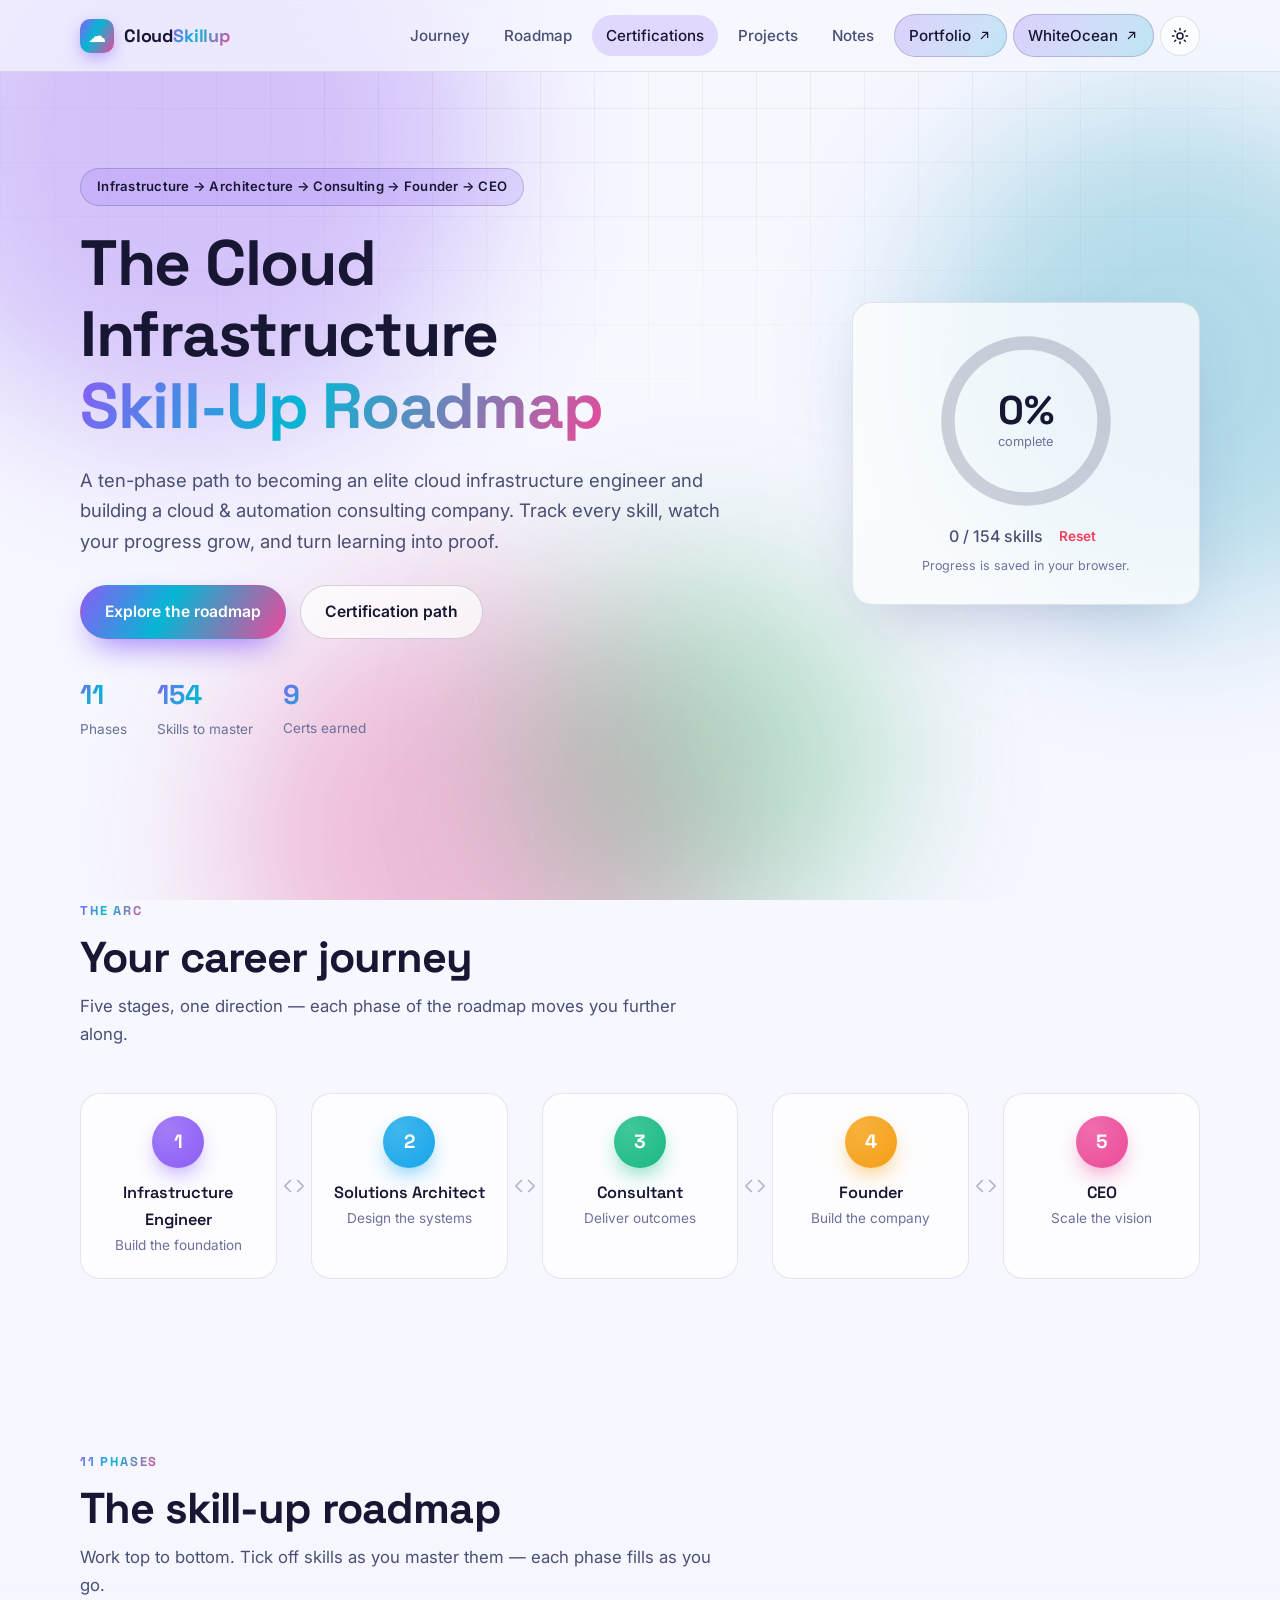
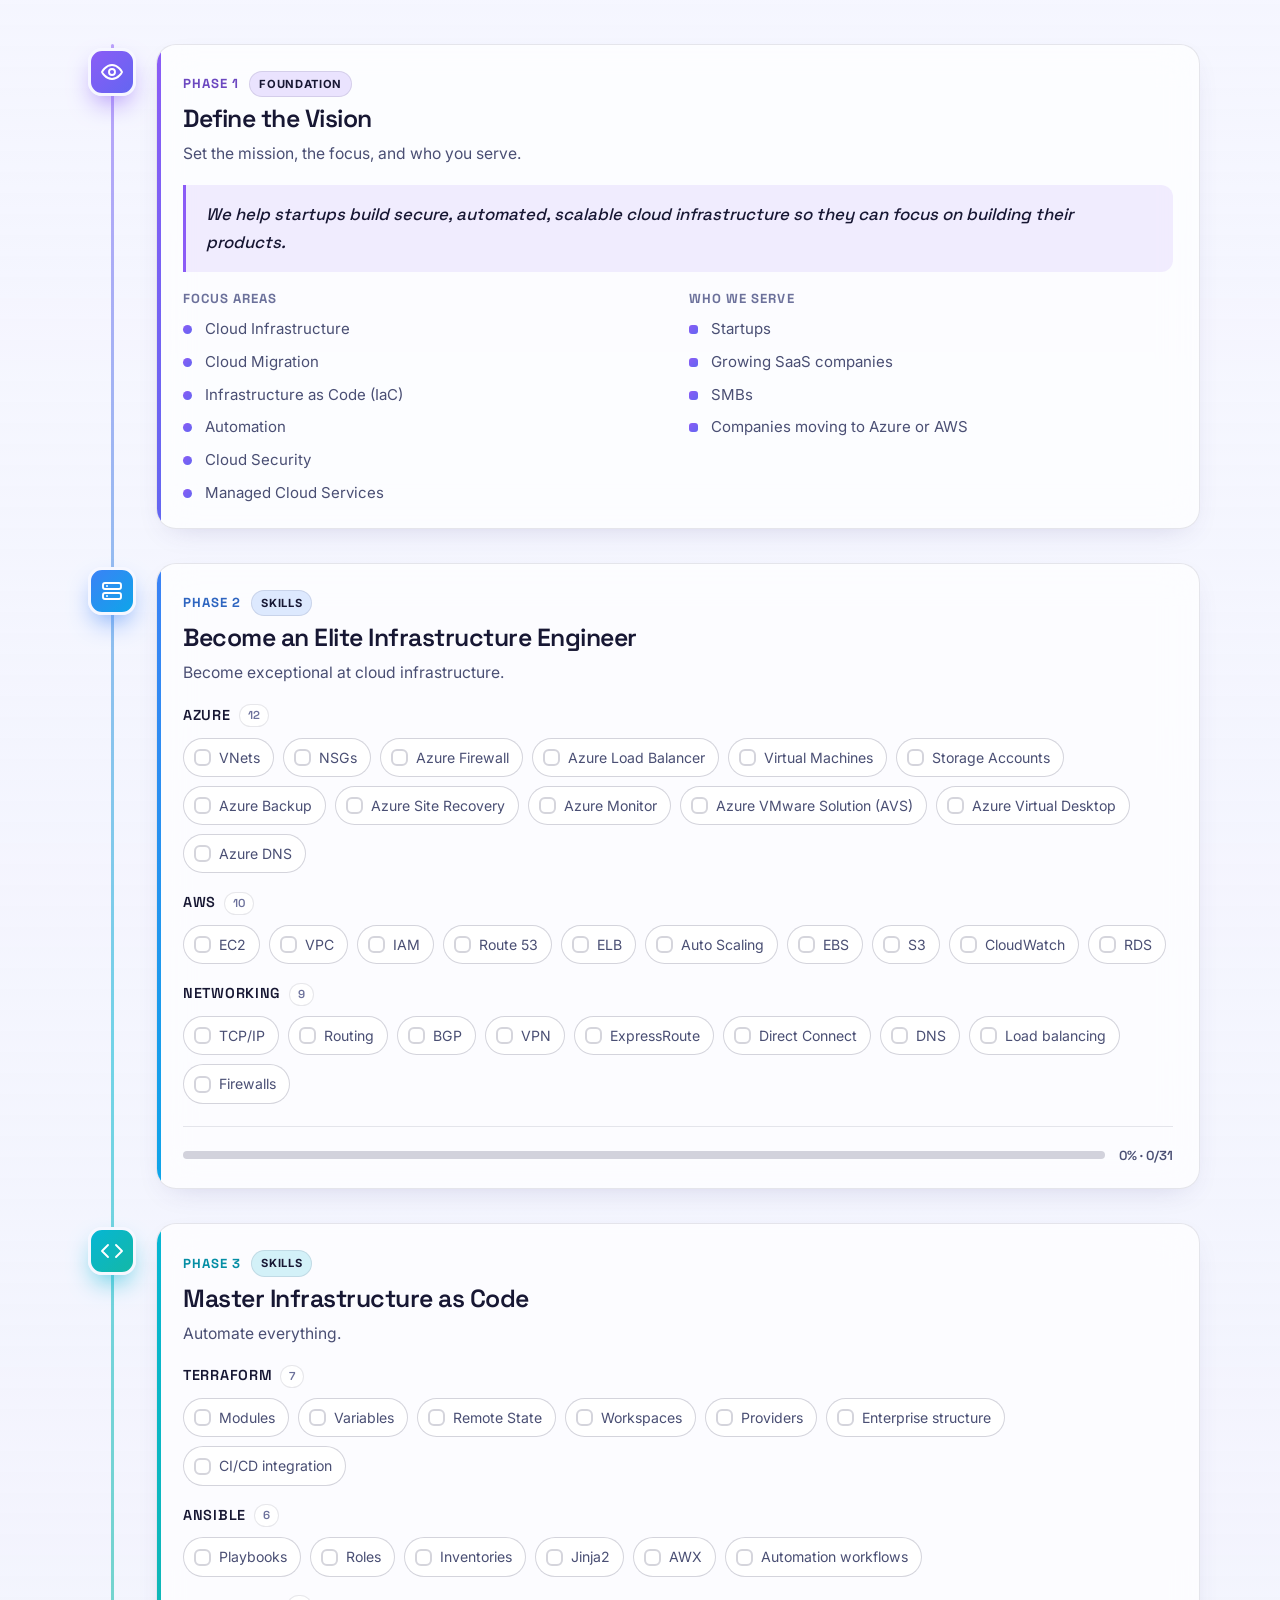
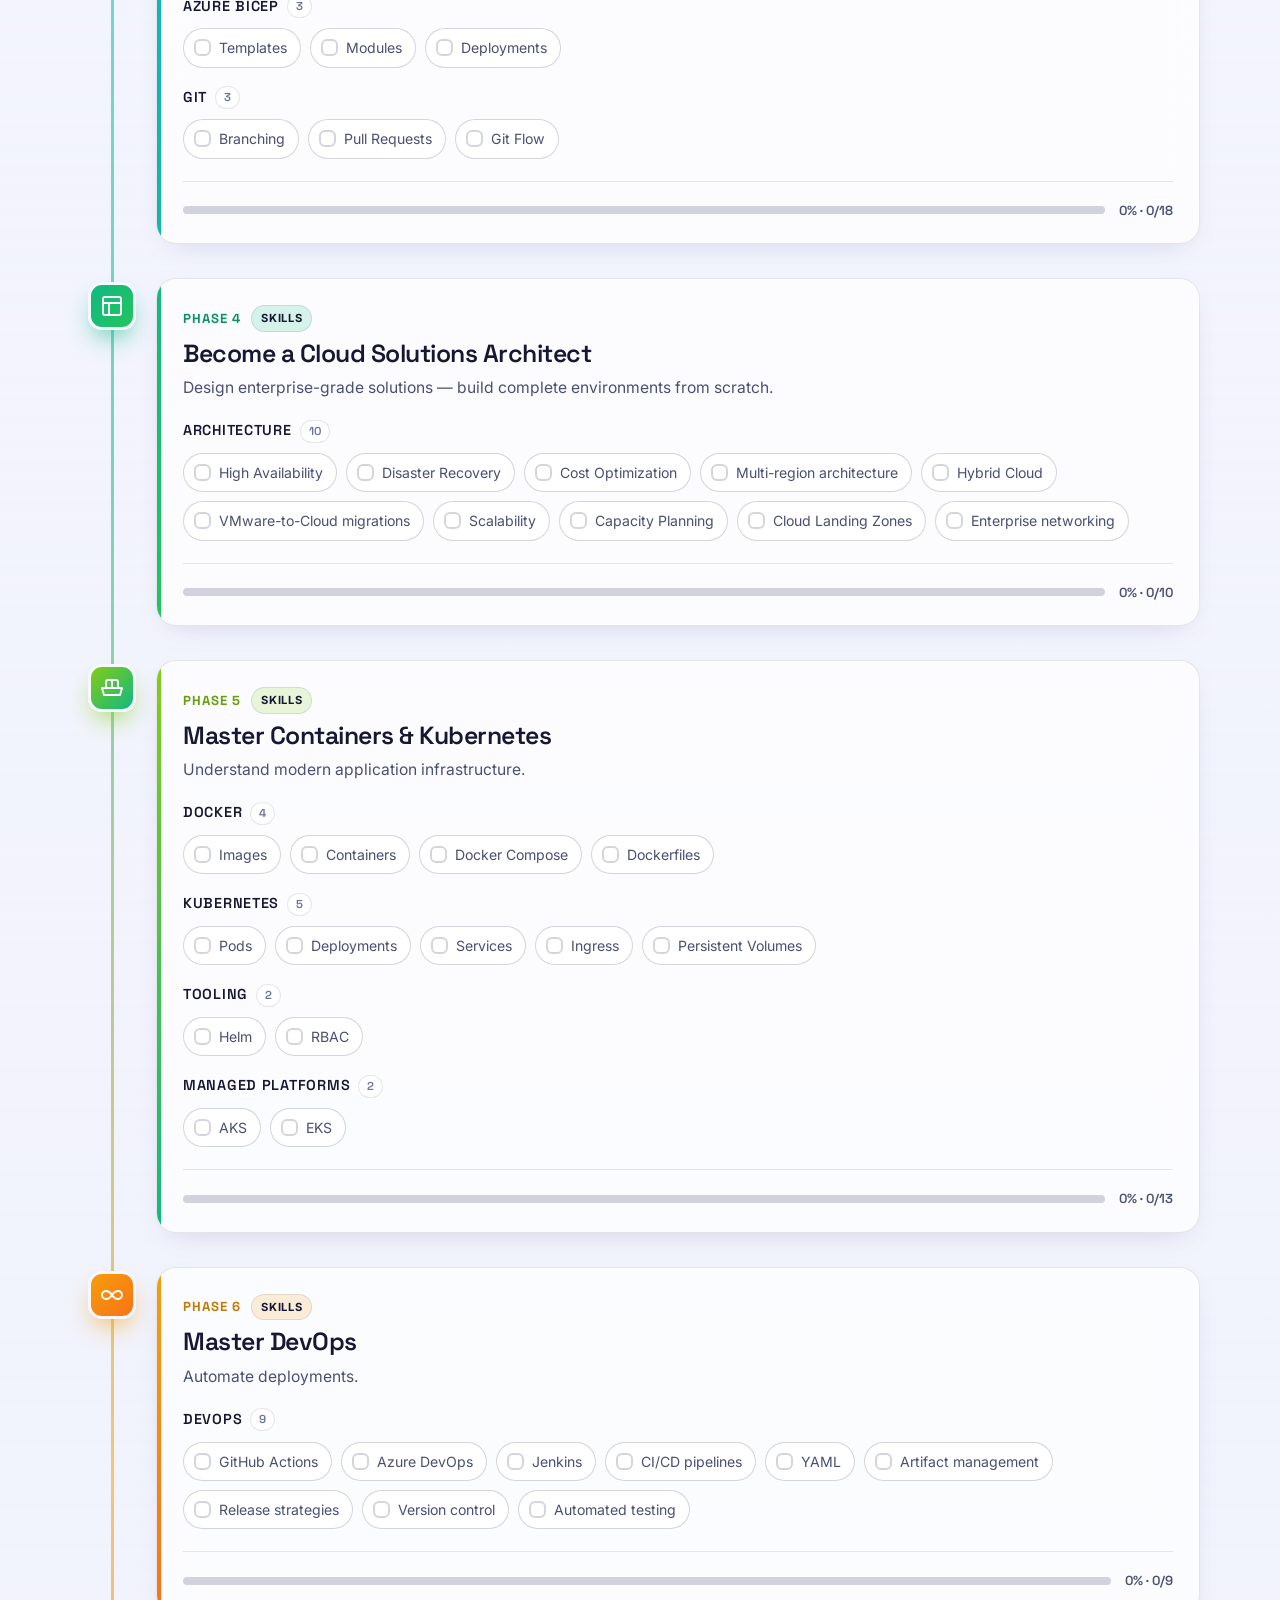
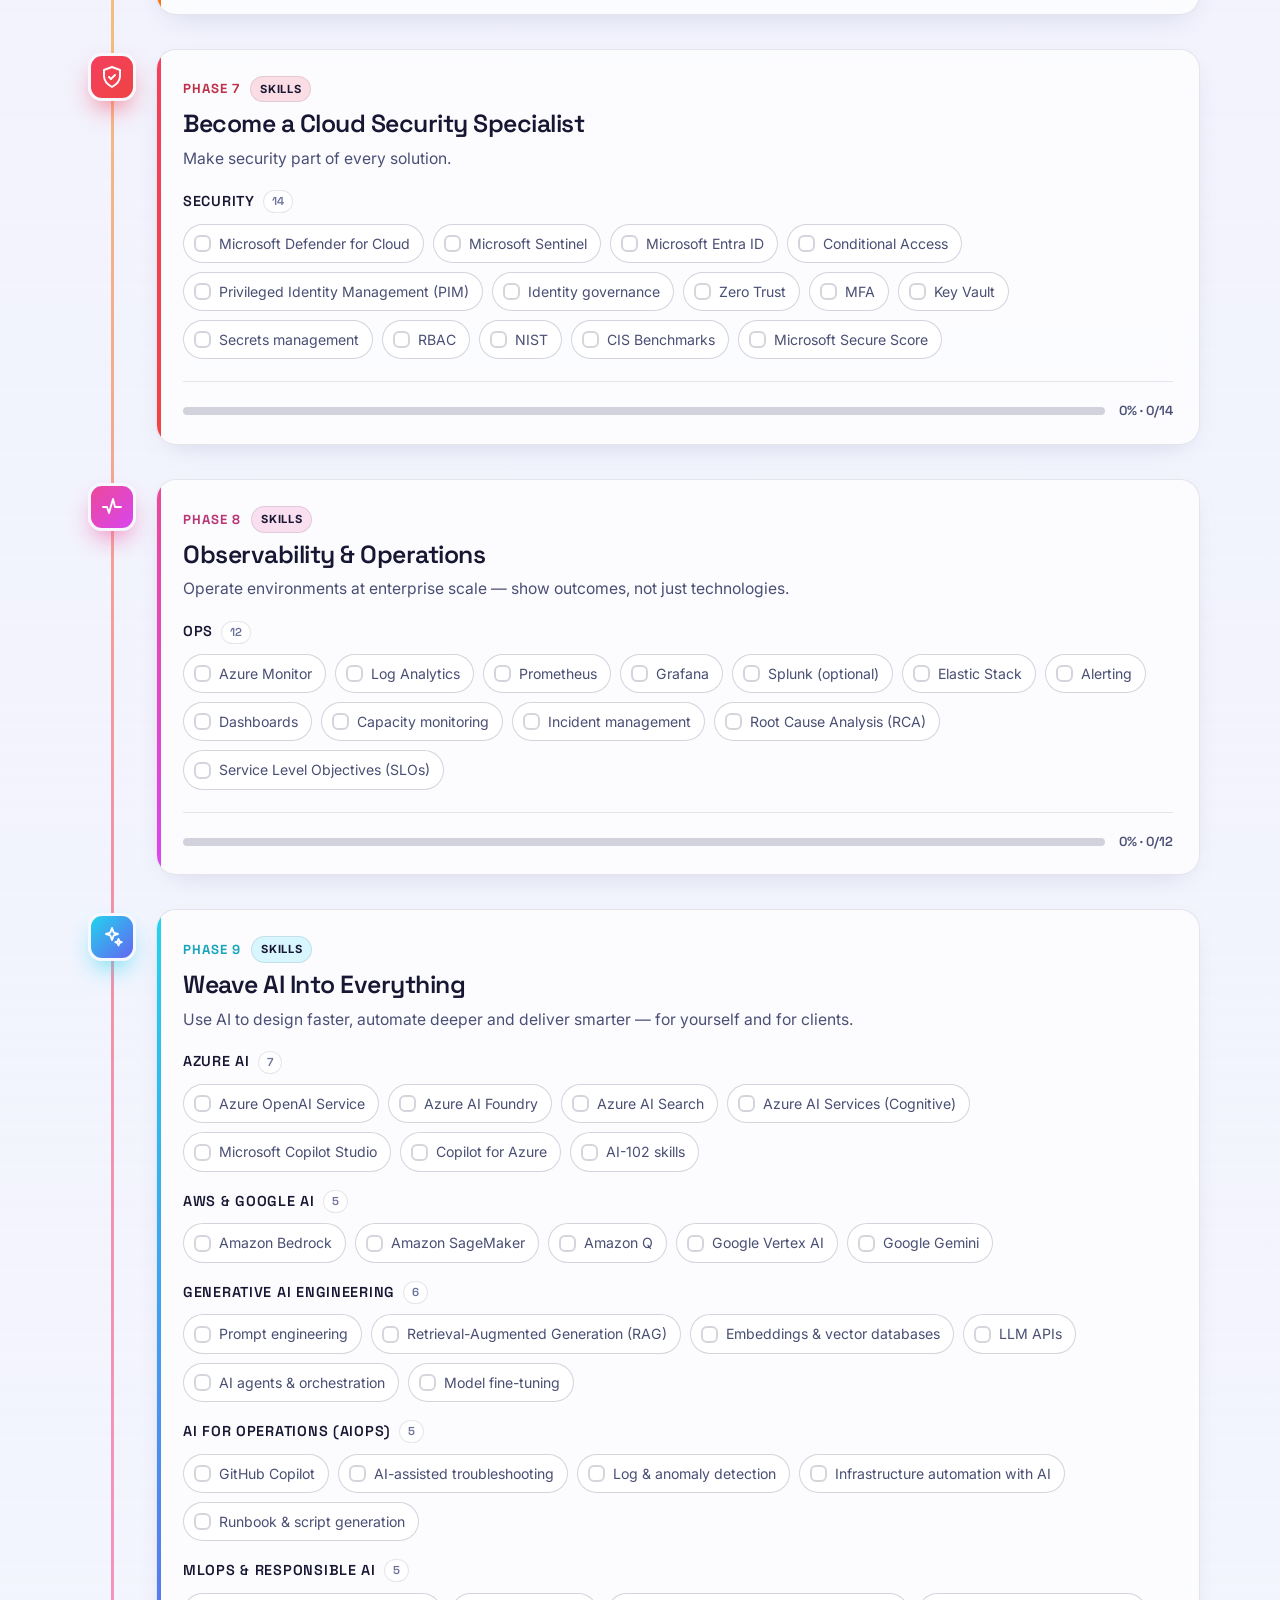
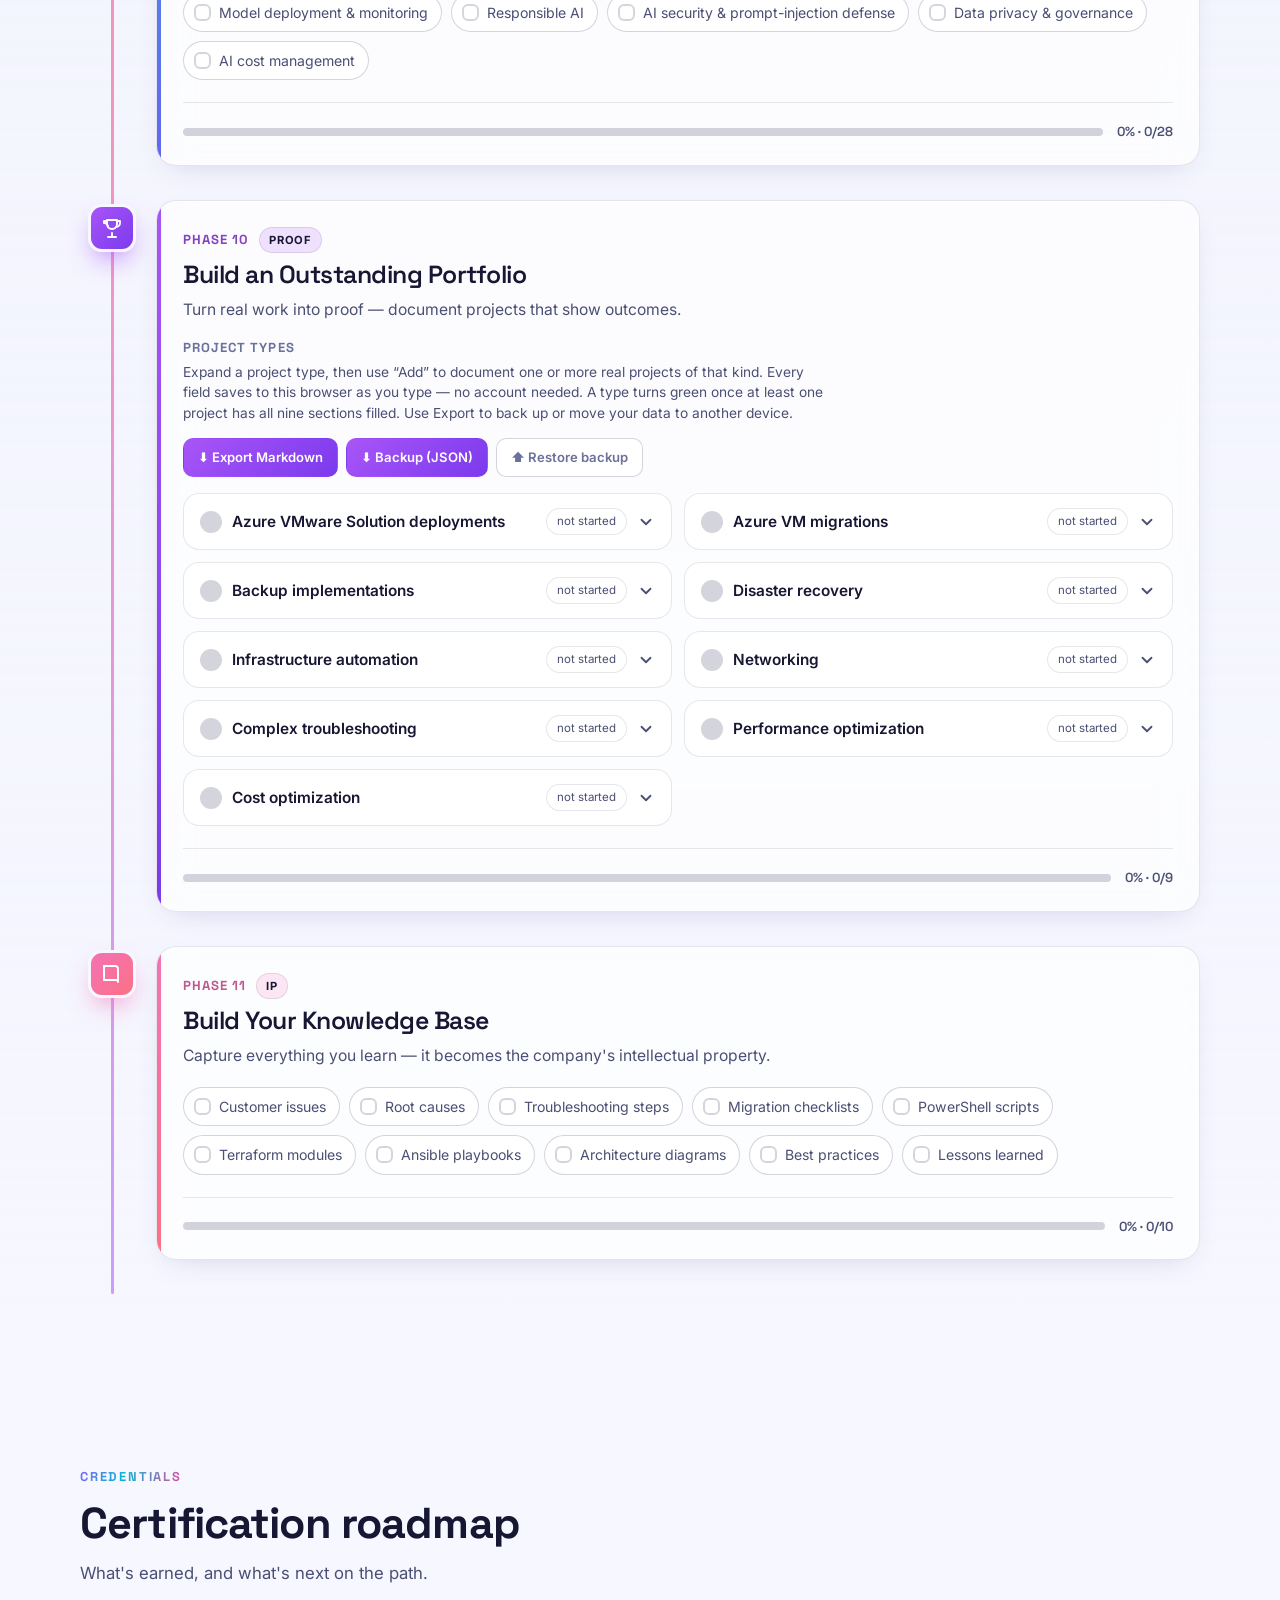
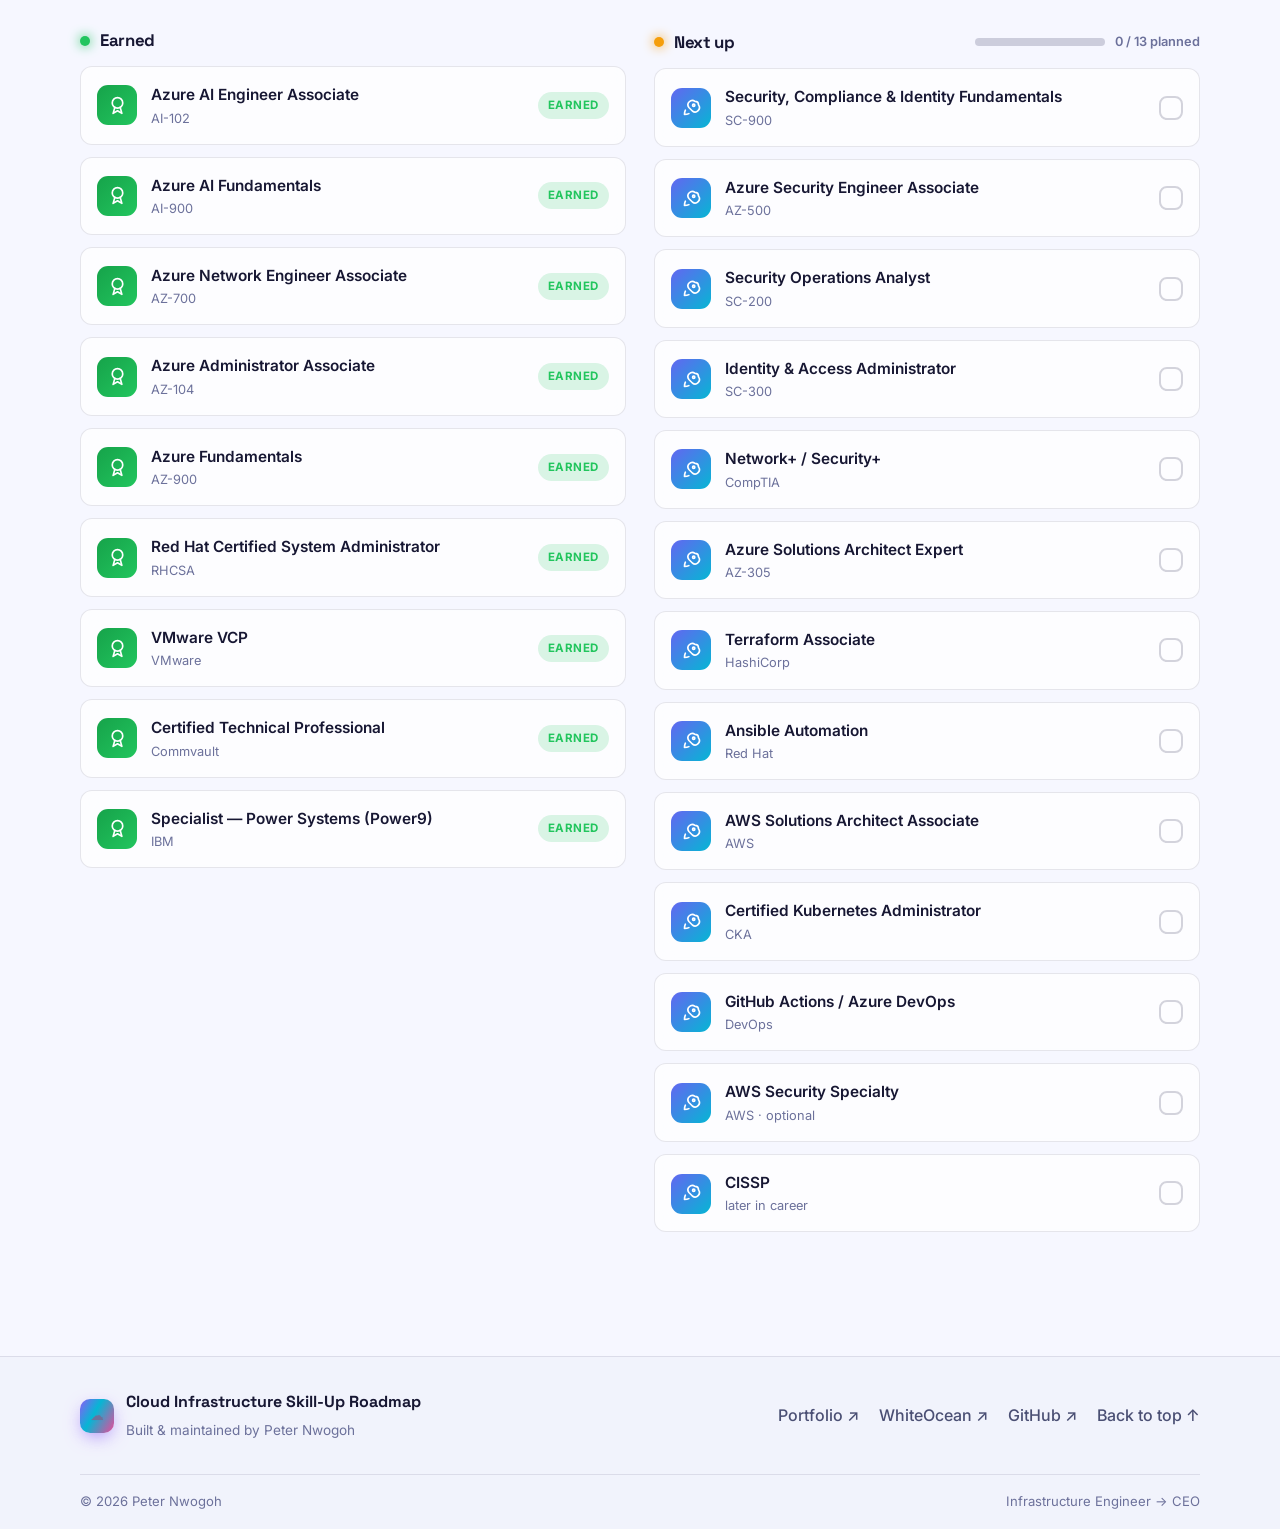
<file: index.html>
<!DOCTYPE html>
<html lang="en" data-theme="dark">
<head>
  <meta charset="UTF-8">
  <meta name="viewport" content="width=device-width, initial-scale=1.0">
  <title>Cloud Infrastructure Skill-Up Roadmap — Peter Nwogoh</title>
  <meta name="description" content="An 11-phase roadmap from Infrastructure Engineer to Solutions Architect, Consultant, Founder and CEO — spanning cloud, automation, security and AI, with interactive skill tracking and a certification path.">
  <meta name="color-scheme" content="dark light">
  <!-- Set theme before paint to avoid a flash -->
  <script>
    (() => {
      const s = localStorage.getItem("cisr-theme");
      const t = s || (matchMedia("(prefers-color-scheme: light)").matches ? "light" : "dark");
      document.documentElement.setAttribute("data-theme", t);
    })();
  </script>
  <link rel="preconnect" href="https://fonts.googleapis.com">
  <link rel="preconnect" href="https://fonts.gstatic.com" crossorigin>
  <link href="https://fonts.googleapis.com/css2?family=Space+Grotesk:wght@500;600;700&family=Inter:wght@400;500;600&display=swap" rel="stylesheet">
  <link rel="stylesheet" href="assets/css/styles.css">
  <link rel="icon" href="data:image/svg+xml,<svg xmlns='http://www.w3.org/2000/svg' viewBox='0 0 24 24'><text y='20' font-size='20'>%E2%98%81%EF%B8%8F</text></svg>">
</head>
<body>
  <!-- ambient backdrop -->
  <div class="aurora" aria-hidden="true">
    <span class="blob b1"></span><span class="blob b2"></span>
    <span class="blob b3"></span><span class="blob b4"></span>
  </div>
  <div class="grid-bg" aria-hidden="true"></div>

  <!-- ============================================================= NAV -->
  <header class="nav">
    <div class="nav__inner">
      <a class="brand" href="#top">
        <span class="brand__mark">☁</span>
        <span class="brand__txt">Cloud<b>Skillup</b></span>
      </a>

      <button id="nav-toggle" class="nav__burger" aria-label="Menu" aria-expanded="false">
        <span></span><span></span><span></span>
      </button>

      <nav id="nav-menu" class="nav__menu">
        <a href="#journey" data-spy>Journey</a>
        <a href="#roadmap-section" data-spy>Roadmap</a>
        <a href="#certs" data-spy>Certifications</a>
        <a href="projects.html">Projects</a>
        <a href="notes.html">Notes</a>
        <a class="nav__ext" href="https://peternwogoh.github.io/resume-portfolio/" target="_blank" rel="noopener">
          Portfolio
          <svg viewBox="0 0 24 24" fill="none" stroke="currentColor" stroke-width="2" stroke-linecap="round" stroke-linejoin="round"><path d="M7 17 17 7M9 7h8v8"/></svg>
        </a>
        <a class="nav__ext" href="https://peternwogoh.github.io/whiteocean/" target="_blank" rel="noopener">
          WhiteOcean
          <svg viewBox="0 0 24 24" fill="none" stroke="currentColor" stroke-width="2" stroke-linecap="round" stroke-linejoin="round"><path d="M7 17 17 7M9 7h8v8"/></svg>
        </a>
        <button id="theme-toggle" class="theme-btn" aria-label="Toggle theme">
          <svg class="ico-sun" viewBox="0 0 24 24" fill="none" stroke="currentColor" stroke-width="2" stroke-linecap="round" stroke-linejoin="round"><circle cx="12" cy="12" r="4"/><path d="M12 2v2M12 20v2M4.9 4.9l1.4 1.4M17.7 17.7l1.4 1.4M2 12h2M20 12h2M4.9 19.1l1.4-1.4M17.7 6.3l1.4-1.4"/></svg>
          <svg class="ico-moon" viewBox="0 0 24 24" fill="none" stroke="currentColor" stroke-width="2" stroke-linecap="round" stroke-linejoin="round"><path d="M21 12.8A9 9 0 1 1 11.2 3a7 7 0 0 0 9.8 9.8Z"/></svg>
        </button>
      </nav>
    </div>
  </header>

  <main id="top">
    <!-- ========================================================= HERO -->
    <section class="hero">
      <div class="wrap hero__inner">
        <div class="hero__copy">
          <span class="pill reveal">Infrastructure → Architecture → Consulting → Founder → CEO</span>
          <h1 class="reveal">The Cloud Infrastructure<br><span class="grad">Skill-Up Roadmap</span></h1>
          <p class="hero__lead reveal">
            A ten-phase path to becoming an elite cloud infrastructure engineer and building a
            cloud &amp; automation consulting company. Track every skill, watch your progress
            grow, and turn learning into proof.
          </p>
          <div class="hero__cta reveal">
            <a class="btn btn--primary" href="#roadmap-section">Explore the roadmap</a>
            <a class="btn btn--ghost" href="#certs">Certification path</a>
          </div>
          <div class="hero__stats reveal">
            <div><b>11</b><span>Phases</span></div>
            <div><b id="total-skills">—</b><span>Skills to master</span></div>
            <div><b>9</b><span>Certs earned</span></div>
          </div>
        </div>

        <!-- overall progress ring -->
        <aside class="hero__progress reveal" aria-label="Overall progress">
          <div class="ring">
            <svg viewBox="0 0 120 120">
              <circle class="ring__bg" cx="60" cy="60" r="52"/>
              <circle id="ring-fg" class="ring__fg" cx="60" cy="60" r="52"
                transform="rotate(-90 60 60)"/>
              <defs>
                <linearGradient id="ringGrad" x1="0" y1="0" x2="1" y2="1">
                  <stop offset="0" stop-color="#8b5cf6"/>
                  <stop offset=".5" stop-color="#06b6d4"/>
                  <stop offset="1" stop-color="#ec4899"/>
                </linearGradient>
              </defs>
            </svg>
            <div class="ring__label">
              <b id="overall-pct">0%</b>
              <span>complete</span>
            </div>
          </div>
          <div class="hero__progress-meta">
            <span id="overall-count">0 / 0 skills</span>
            <button id="reset-progress" class="link-reset" type="button">Reset</button>
          </div>
          <p class="hero__progress-note">Progress is saved in your browser.</p>
        </aside>
      </div>
    </section>

    <!-- ====================================================== JOURNEY -->
    <section id="journey" class="section">
      <div class="wrap">
        <header class="section__head reveal">
          <span class="section__kicker">The arc</span>
          <h2>Your career journey</h2>
          <p>Five stages, one direction — each phase of the roadmap moves you further along.</p>
        </header>
        <div id="journey-track" class="journey"></div>
      </div>
    </section>

    <!-- ====================================================== ROADMAP -->
    <section id="roadmap-section" class="section section--roadmap">
      <div class="wrap">
        <header class="section__head reveal">
          <span class="section__kicker">11 phases</span>
          <h2>The skill-up roadmap</h2>
          <p>Work top to bottom. Tick off skills as you master them — each phase fills as you go.</p>
        </header>
        <div id="roadmap" class="roadmap"></div>
      </div>
    </section>

    <!-- ================================================ CERTIFICATIONS -->
    <section id="certs" class="section section--certs">
      <div class="wrap">
        <header class="section__head reveal">
          <span class="section__kicker">Credentials</span>
          <h2>Certification roadmap</h2>
          <p>What's earned, and what's next on the path.</p>
        </header>

        <div class="certs-grid">
          <div class="certs-col reveal">
            <h3 class="certs-col__title"><span class="dot dot--green"></span>Earned</h3>
            <div id="certs-current" class="certs-list"></div>
          </div>

          <div class="certs-col reveal">
            <div class="certs-col__title-row">
              <h3 class="certs-col__title"><span class="dot dot--amber"></span>Next up</h3>
              <div class="cert-meter">
                <div class="cert-meter__bar"><span id="cert-bar"></span></div>
                <span id="cert-pct" class="cert-meter__pct">0 / 0 planned</span>
              </div>
            </div>
            <div id="certs-next" class="certs-list"></div>
          </div>
        </div>
      </div>
    </section>
  </main>

  <!-- ========================================================== FOOTER -->
  <footer class="footer">
    <div class="wrap footer__inner">
      <div class="footer__brand">
        <span class="brand__mark">☁</span>
        <div>
          <strong>Cloud Infrastructure Skill-Up Roadmap</strong>
          <span>Built &amp; maintained by Peter Nwogoh</span>
        </div>
      </div>
      <div class="footer__links">
        <a href="https://peternwogoh.github.io/resume-portfolio/" target="_blank" rel="noopener">Portfolio ↗</a>
        <a href="https://peternwogoh.github.io/whiteocean/" target="_blank" rel="noopener">WhiteOcean ↗</a>
        <a href="https://github.com/peternwogoh" target="_blank" rel="noopener">GitHub ↗</a>
        <a href="#top">Back to top ↑</a>
      </div>
    </div>
    <div class="footer__base">
      <span>© <span id="year">2026</span> Peter Nwogoh</span>
      <span>Infrastructure Engineer → CEO</span>
    </div>
  </footer>

  <script src="assets/js/roadmap.js"></script>
</body>
</html>
</file>
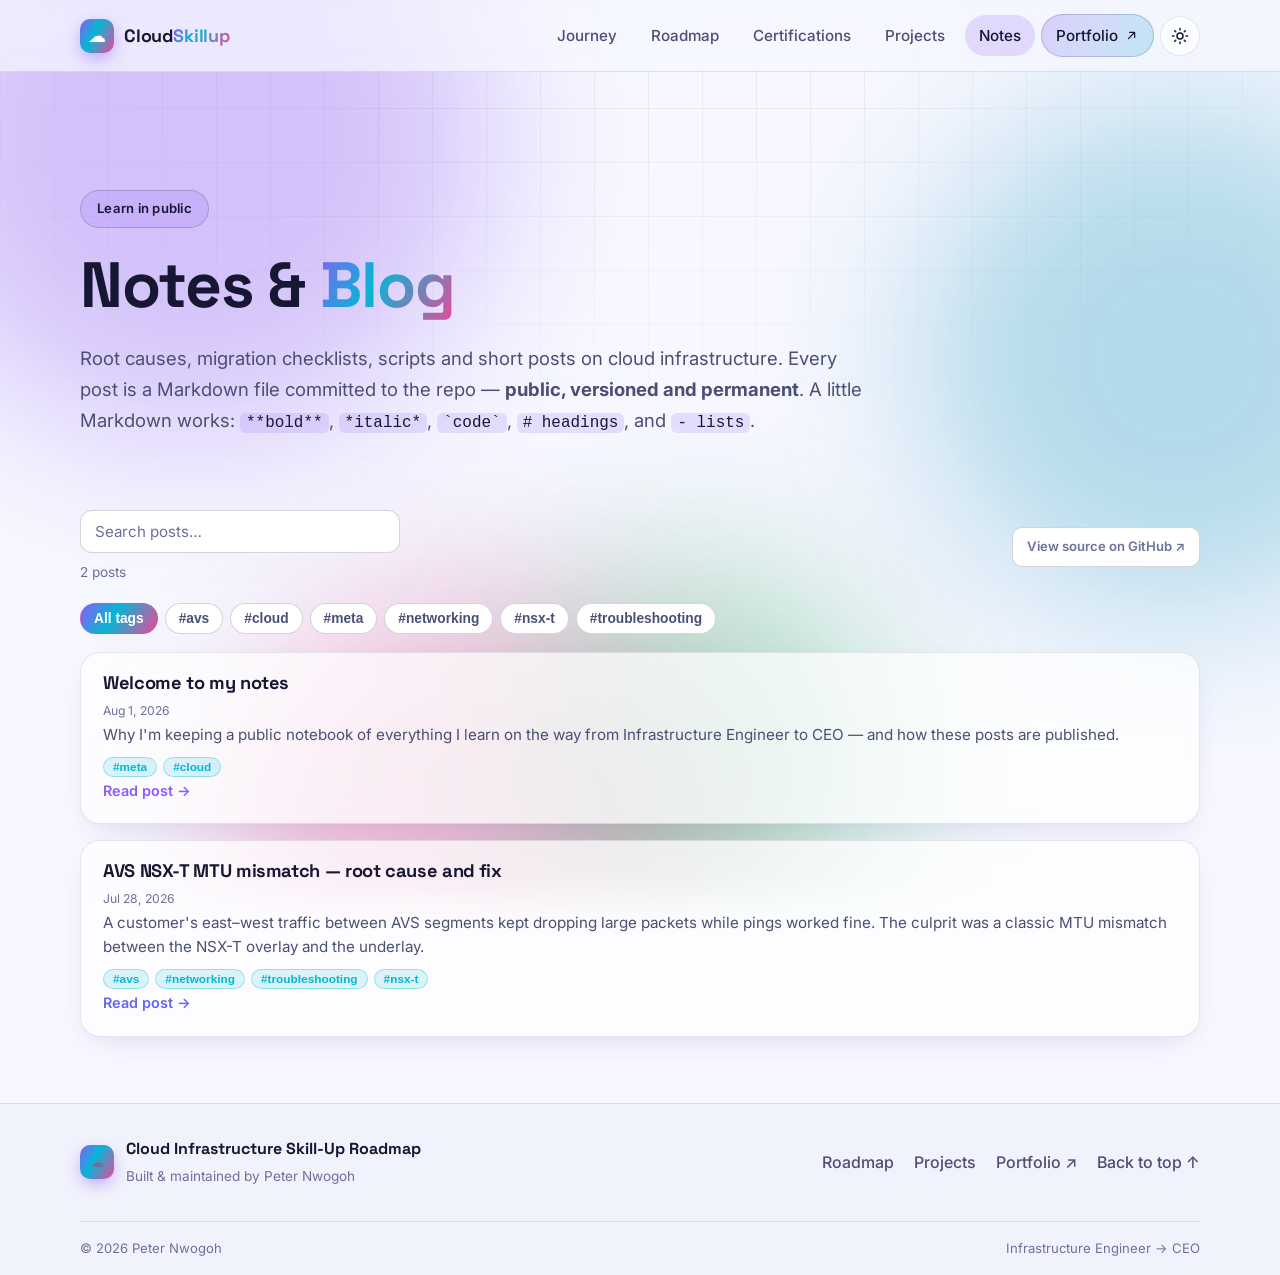
<file: notes.html>
<!DOCTYPE html>
<html lang="en" data-theme="dark">
<head>
  <meta charset="UTF-8">
  <meta name="viewport" content="width=device-width, initial-scale=1.0">
  <title>Notes &amp; Blog — Cloud Infrastructure · Peter Nwogoh</title>
  <meta name="description" content="Learnings, troubleshooting logs and short posts on cloud infrastructure — a public, repo-backed blog.">
  <meta name="color-scheme" content="dark light">
  <!-- Set theme before paint to avoid a flash -->
  <script>
    (() => {
      const s = localStorage.getItem("cisr-theme");
      const t = s || (matchMedia("(prefers-color-scheme: light)").matches ? "light" : "dark");
      document.documentElement.setAttribute("data-theme", t);
    })();
  </script>
  <link rel="preconnect" href="https://fonts.googleapis.com">
  <link rel="preconnect" href="https://fonts.gstatic.com" crossorigin>
  <link href="https://fonts.googleapis.com/css2?family=Space+Grotesk:wght@500;600;700&family=Inter:wght@400;500;600&display=swap" rel="stylesheet">
  <link rel="stylesheet" href="assets/css/styles.css">
  <link rel="icon" href="data:image/svg+xml,<svg xmlns='http://www.w3.org/2000/svg' viewBox='0 0 24 24'><text y='20' font-size='20'>%E2%98%81%EF%B8%8F</text></svg>">
</head>
<body>
  <!-- ambient backdrop -->
  <div class="aurora" aria-hidden="true">
    <span class="blob b1"></span><span class="blob b2"></span>
    <span class="blob b3"></span><span class="blob b4"></span>
  </div>
  <div class="grid-bg" aria-hidden="true"></div>

  <!-- ============================================================= NAV -->
  <header class="nav">
    <div class="nav__inner">
      <a class="brand" href="index.html">
        <span class="brand__mark">☁</span>
        <span class="brand__txt">Cloud<b>Skillup</b></span>
      </a>

      <button id="nav-toggle" class="nav__burger" aria-label="Menu" aria-expanded="false">
        <span></span><span></span><span></span>
      </button>

      <nav id="nav-menu" class="nav__menu">
        <a href="index.html#journey">Journey</a>
        <a href="index.html#roadmap-section">Roadmap</a>
        <a href="index.html#certs">Certifications</a>
        <a href="projects.html">Projects</a>
        <a href="notes.html" class="is-active">Notes</a>
        <a class="nav__ext" href="https://peternwogoh.github.io/resume-portfolio/" target="_blank" rel="noopener">
          Portfolio
          <svg viewBox="0 0 24 24" fill="none" stroke="currentColor" stroke-width="2" stroke-linecap="round" stroke-linejoin="round"><path d="M7 17 17 7M9 7h8v8"/></svg>
        </a>
        <button id="theme-toggle" class="theme-btn" aria-label="Toggle theme">
          <svg class="ico-sun" viewBox="0 0 24 24" fill="none" stroke="currentColor" stroke-width="2" stroke-linecap="round" stroke-linejoin="round"><circle cx="12" cy="12" r="4"/><path d="M12 2v2M12 20v2M4.9 4.9l1.4 1.4M17.7 17.7l1.4 1.4M2 12h2M20 12h2M4.9 19.1l1.4-1.4M17.7 6.3l1.4-1.4"/></svg>
          <svg class="ico-moon" viewBox="0 0 24 24" fill="none" stroke="currentColor" stroke-width="2" stroke-linecap="round" stroke-linejoin="round"><path d="M21 12.8A9 9 0 1 1 11.2 3a7 7 0 0 0 9.8 9.8Z"/></svg>
        </button>
      </nav>
    </div>
  </header>

  <main id="top">
    <!-- ========================================================= HERO -->
    <section class="hero subhero">
      <div class="wrap">
        <span class="pill reveal">Learn in public</span>
        <h1 class="reveal">Notes &amp; <span class="grad">Blog</span></h1>
        <p class="hero__lead reveal">
          Root causes, migration checklists, scripts and short posts on cloud
          infrastructure. Every post is a Markdown file committed to the repo —
          <b>public, versioned and permanent</b>. A little Markdown works:
          <code>**bold**</code>, <code>*italic*</code>, <code>`code`</code>,
          <code># headings</code>, and <code>- lists</code>.
        </p>
      </div>
    </section>

    <!-- =================================================== COMPOSER (author-only) -->
    <section class="section section--tight" id="composer" hidden>
      <div class="wrap">
        <div class="composer reveal">
          <div class="composer__head">
            <h2>Compose a post</h2>
            <span class="composer__badge">Only you can see this · publishing = a commit</span>
          </div>

          <div class="note-form">
            <input id="c-title" class="nfield" type="text" placeholder="Title — e.g. Fixing NSX-T MTU mismatch on AVS">
            <div class="composer__row">
              <input id="c-date" class="nfield" type="date">
              <input id="c-tags" class="nfield" type="text" placeholder="Tags, comma separated — e.g. avs, networking">
            </div>
            <textarea id="c-body" class="nfield nfield--area" rows="9" placeholder="Write your post in Markdown…"></textarea>
            <div class="note-form__actions">
              <button id="c-gen" class="pbtn" type="button">Generate files</button>
            </div>
          </div>

          <div class="composer__out" id="c-out" hidden>
            <p class="composer__how">
              To publish: on <b>github.com</b> create the file below in the
              <code>notes/</code> folder, then replace <code>notes/posts.json</code>
              with the JSON below. Commit both — the post goes live in ~1 minute.
            </p>

            <div class="codeblock">
              <div class="codeblock__bar">
                <span class="codeblock__name" id="c-filename">notes/post.md</span>
                <span class="codeblock__btns">
                  <button id="c-copy-md" class="pbtn pbtn--ghost pbtn--sm" type="button">Copy</button>
                  <button id="c-dl-md" class="pbtn pbtn--ghost pbtn--sm" type="button">Download</button>
                </span>
              </div>
              <textarea id="c-md" class="codebox" rows="8" readonly spellcheck="false"></textarea>
            </div>

            <div class="codeblock">
              <div class="codeblock__bar">
                <span class="codeblock__name">notes/posts.json</span>
                <span class="codeblock__btns">
                  <button id="c-copy-json" class="pbtn pbtn--ghost pbtn--sm" type="button">Copy</button>
                  <button id="c-dl-json" class="pbtn pbtn--ghost pbtn--sm" type="button">Download</button>
                </span>
              </div>
              <textarea id="c-json" class="codebox" rows="10" readonly spellcheck="false"></textarea>
            </div>
          </div>
        </div>
      </div>
    </section>

    <!-- ==================================================== BLOG (list) -->
    <section class="section section--tight" id="blog-view">
      <div class="wrap">
        <div class="toolbar reveal">
          <div class="toolbar__filters">
            <input id="search" class="nfield nfield--search" type="search" placeholder="Search posts…">
            <span id="post-count" class="toolbar__count">0 posts</span>
          </div>
          <div class="toolbar__actions">
            <a class="pbtn pbtn--ghost" href="https://github.com/peternwogoh/cloudinfra-skillup-roadmap/tree/main/notes" target="_blank" rel="noopener">View source on GitHub ↗</a>
          </div>
        </div>

        <div id="tagbar" class="tagbar" hidden></div>

        <div id="post-list" class="note-list" hidden></div>

        <div id="post-empty" class="showcase__empty" hidden>
          <div class="showcase__empty-mark">📝</div>
          <h3>No posts yet</h3>
          <p>Posts are Markdown files in the repo's <code>notes/</code> folder.
             Add one on GitHub (or use the composer when running locally) and it
             will appear here for every visitor.</p>
        </div>
      </div>
    </section>

    <!-- ==================================================== READER (single) -->
    <section class="section section--tight" id="reader" hidden>
      <div class="wrap wrap--reader">
        <button id="reader-back" class="reader__back" type="button">← All posts</button>
        <article class="reader__post">
          <h1 id="reader-title" class="reader__title">Post</h1>
          <div id="reader-meta" class="reader__meta"></div>
          <div id="reader-article" class="reader__body note__body"></div>
        </article>
      </div>
    </section>
  </main>

  <!-- ========================================================== FOOTER -->
  <footer class="footer">
    <div class="wrap footer__inner">
      <div class="footer__brand">
        <span class="brand__mark">☁</span>
        <div>
          <strong>Cloud Infrastructure Skill-Up Roadmap</strong>
          <span>Built &amp; maintained by Peter Nwogoh</span>
        </div>
      </div>
      <div class="footer__links">
        <a href="index.html">Roadmap</a>
        <a href="projects.html">Projects</a>
        <a href="https://peternwogoh.github.io/resume-portfolio/" target="_blank" rel="noopener">Portfolio ↗</a>
        <a href="#top">Back to top ↑</a>
      </div>
    </div>
    <div class="footer__base">
      <span>© <span id="year">2026</span> Peter Nwogoh</span>
      <span>Infrastructure Engineer → CEO</span>
    </div>
  </footer>

  <script src="assets/js/notes.js"></script>
</body>
</html>
</file>
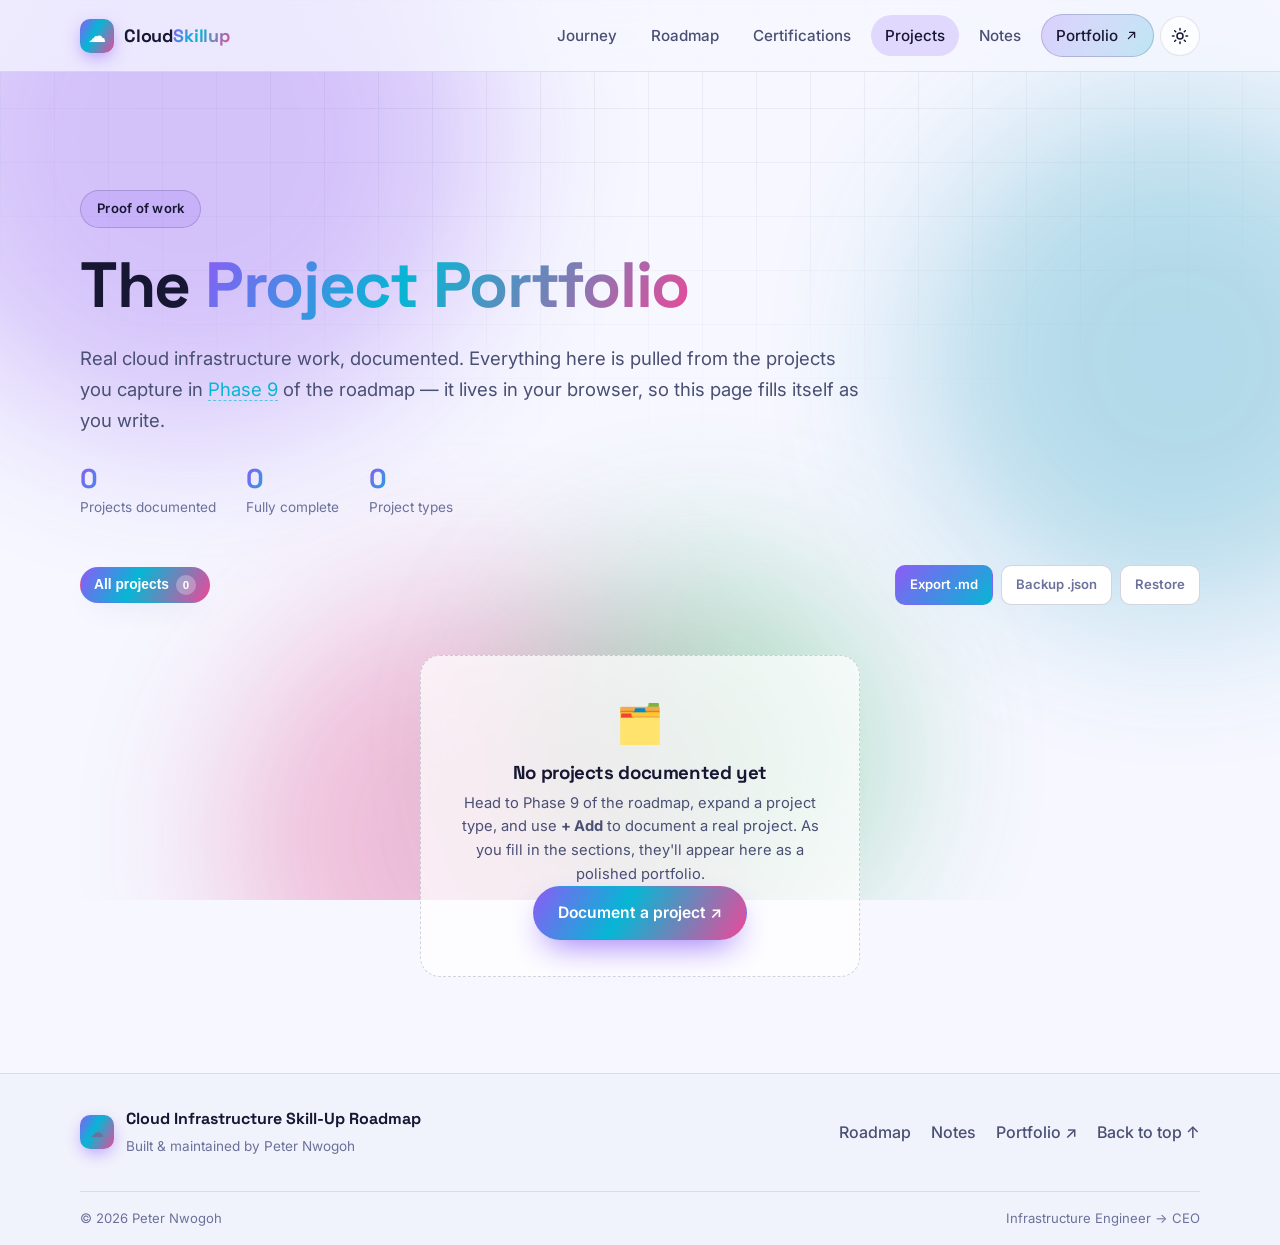
<file: projects.html>
<!DOCTYPE html>
<html lang="en" data-theme="dark">
<head>
  <meta charset="UTF-8">
  <meta name="viewport" content="width=device-width, initial-scale=1.0">
  <title>Projects — Cloud Infrastructure Portfolio · Peter Nwogoh</title>
  <meta name="description" content="A showcase of real cloud infrastructure projects — AVS deployments, migrations, DR, automation, networking and more — documented from the skill-up roadmap.">
  <meta name="color-scheme" content="dark light">
  <!-- Set theme before paint to avoid a flash -->
  <script>
    (() => {
      const s = localStorage.getItem("cisr-theme");
      const t = s || (matchMedia("(prefers-color-scheme: light)").matches ? "light" : "dark");
      document.documentElement.setAttribute("data-theme", t);
    })();
  </script>
  <link rel="preconnect" href="https://fonts.googleapis.com">
  <link rel="preconnect" href="https://fonts.gstatic.com" crossorigin>
  <link href="https://fonts.googleapis.com/css2?family=Space+Grotesk:wght@500;600;700&family=Inter:wght@400;500;600&display=swap" rel="stylesheet">
  <link rel="stylesheet" href="assets/css/styles.css">
  <link rel="icon" href="data:image/svg+xml,<svg xmlns='http://www.w3.org/2000/svg' viewBox='0 0 24 24'><text y='20' font-size='20'>%E2%98%81%EF%B8%8F</text></svg>">
</head>
<body>
  <!-- ambient backdrop -->
  <div class="aurora" aria-hidden="true">
    <span class="blob b1"></span><span class="blob b2"></span>
    <span class="blob b3"></span><span class="blob b4"></span>
  </div>
  <div class="grid-bg" aria-hidden="true"></div>

  <!-- ============================================================= NAV -->
  <header class="nav">
    <div class="nav__inner">
      <a class="brand" href="index.html">
        <span class="brand__mark">☁</span>
        <span class="brand__txt">Cloud<b>Skillup</b></span>
      </a>

      <button id="nav-toggle" class="nav__burger" aria-label="Menu" aria-expanded="false">
        <span></span><span></span><span></span>
      </button>

      <nav id="nav-menu" class="nav__menu">
        <a href="index.html#journey">Journey</a>
        <a href="index.html#roadmap-section">Roadmap</a>
        <a href="index.html#certs">Certifications</a>
        <a href="projects.html" class="is-active">Projects</a>
        <a href="notes.html">Notes</a>
        <a class="nav__ext" href="https://peternwogoh.github.io/resume-portfolio/" target="_blank" rel="noopener">
          Portfolio
          <svg viewBox="0 0 24 24" fill="none" stroke="currentColor" stroke-width="2" stroke-linecap="round" stroke-linejoin="round"><path d="M7 17 17 7M9 7h8v8"/></svg>
        </a>
        <button id="theme-toggle" class="theme-btn" aria-label="Toggle theme">
          <svg class="ico-sun" viewBox="0 0 24 24" fill="none" stroke="currentColor" stroke-width="2" stroke-linecap="round" stroke-linejoin="round"><circle cx="12" cy="12" r="4"/><path d="M12 2v2M12 20v2M4.9 4.9l1.4 1.4M17.7 17.7l1.4 1.4M2 12h2M20 12h2M4.9 19.1l1.4-1.4M17.7 6.3l1.4-1.4"/></svg>
          <svg class="ico-moon" viewBox="0 0 24 24" fill="none" stroke="currentColor" stroke-width="2" stroke-linecap="round" stroke-linejoin="round"><path d="M21 12.8A9 9 0 1 1 11.2 3a7 7 0 0 0 9.8 9.8Z"/></svg>
        </button>
      </nav>
    </div>
  </header>

  <main id="top">
    <!-- ========================================================= HERO -->
    <section class="hero subhero">
      <div class="wrap">
        <span class="pill reveal">Proof of work</span>
        <h1 class="reveal">The <span class="grad">Project Portfolio</span></h1>
        <p class="hero__lead reveal">
          Real cloud infrastructure work, documented. Everything here is pulled from the
          projects you capture in <a class="inline-link" href="index.html#roadmap-section">Phase&nbsp;9</a>
          of the roadmap — it lives in your browser, so this page fills itself as you write.
        </p>

        <div class="showcase__stats reveal">
          <div class="stat"><b id="stat-total">0</b><span>Projects documented</span></div>
          <div class="stat"><b id="stat-complete">0</b><span>Fully complete</span></div>
          <div class="stat"><b id="stat-types">0</b><span>Project types</span></div>
        </div>
      </div>
    </section>

    <!-- ==================================================== SHOWCASE -->
    <section class="section section--tight">
      <div class="wrap">
        <div class="toolbar reveal">
          <div id="pfilters" class="toolbar__filters"></div>
          <div class="toolbar__actions">
            <button id="exp-md" class="pbtn" type="button">Export .md</button>
            <button id="exp-json" class="pbtn pbtn--ghost" type="button">Backup .json</button>
            <button id="imp-json" class="pbtn pbtn--ghost" type="button">Restore</button>
            <input id="imp-file" type="file" accept="application/json,.json" hidden>
          </div>
        </div>

        <div id="pgrid" class="pgrid" hidden></div>

        <div id="pempty" class="showcase__empty" hidden>
          <div class="showcase__empty-mark">🗂️</div>
          <h3>No projects documented yet</h3>
          <p>
            Head to Phase&nbsp;9 of the roadmap, expand a project type, and use
            <b>+ Add</b> to document a real project. As you fill in the sections,
            they'll appear here as a polished portfolio.
          </p>
          <a class="btn btn--primary" href="index.html#roadmap-section">Document a project ↗</a>
        </div>
      </div>
    </section>
  </main>

  <!-- ========================================================== FOOTER -->
  <footer class="footer">
    <div class="wrap footer__inner">
      <div class="footer__brand">
        <span class="brand__mark">☁</span>
        <div>
          <strong>Cloud Infrastructure Skill-Up Roadmap</strong>
          <span>Built &amp; maintained by Peter Nwogoh</span>
        </div>
      </div>
      <div class="footer__links">
        <a href="index.html">Roadmap</a>
        <a href="notes.html">Notes</a>
        <a href="https://peternwogoh.github.io/resume-portfolio/" target="_blank" rel="noopener">Portfolio ↗</a>
        <a href="#top">Back to top ↑</a>
      </div>
    </div>
    <div class="footer__base">
      <span>© <span id="year">2026</span> Peter Nwogoh</span>
      <span>Infrastructure Engineer → CEO</span>
    </div>
  </footer>

  <script src="assets/js/projects.js"></script>
</body>
</html>
</file>
<file: assets/css/styles.css>
/* ============================================================================
   Cloud Infrastructure Skill-Up Roadmap — styles
   Vibrant, dark-first aurora theme with glassmorphism + a color-coded timeline
   ========================================================================== */

/* ------------------------------------------------------------- design tokens */
:root {
  color-scheme: dark;
  --bg:            #0a0a14;
  --bg-2:          #0e0e1c;
  --surface:       rgba(24, 24, 42, 0.62);
  --surface-solid: #14142a;
  --border:        rgba(255, 255, 255, 0.09);
  --border-strong: rgba(255, 255, 255, 0.16);
  --text:          #eef0ff;
  --muted:         #a9adcf;
  --soft:          #7d81a8;
  --glass-blur:    18px;

  --v1: #8b5cf6;  --v2: #6366f1;  --v3: #06b6d4;  --v4: #10b981;
  --v5: #f59e0b;  --v6: #f43f5e;  --v7: #ec4899;  --v8: #a855f7;

  --c1: #8b5cf6;  --c2: #06b6d4;  /* default accent pair (phases override inline) */

  --brand-grad: linear-gradient(120deg, #8b5cf6, #06b6d4 42%, #ec4899);
  --shadow:     0 24px 60px -20px rgba(0, 0, 0, 0.7);
  --shadow-sm:  0 10px 30px -12px rgba(0, 0, 0, 0.6);
  --radius:     20px;
  --radius-sm:  12px;
  --font-head:  "Space Grotesk", "Segoe UI", system-ui, sans-serif;
  --font-body:  "Inter", "Segoe UI", system-ui, sans-serif;
}

html[data-theme="light"] {
  color-scheme: light;
  --bg:            #f6f7ff;
  --bg-2:          #eef0fb;
  --surface:       rgba(255, 255, 255, 0.72);
  --surface-solid: #ffffff;
  --border:        rgba(20, 20, 60, 0.10);
  --border-strong: rgba(20, 20, 60, 0.18);
  --text:          #171733;
  --muted:         #4a4f74;
  --soft:          #6c719b;
  --shadow:     0 24px 60px -24px rgba(70, 60, 130, 0.28);
  --shadow-sm:  0 10px 30px -14px rgba(70, 60, 130, 0.22);
}

/* --------------------------------------------------------------- base reset */
* { box-sizing: border-box; }
html { scroll-behavior: smooth; scroll-padding-top: 84px; }
body {
  margin: 0;
  background: var(--bg);
  color: var(--text);
  font-family: var(--font-body);
  line-height: 1.65;
  overflow-x: hidden;
  -webkit-font-smoothing: antialiased;
}
h1, h2, h3, h4 { font-family: var(--font-head); line-height: 1.12; margin: 0; letter-spacing: -0.02em; }
p { margin: 0; }
a { color: inherit; text-decoration: none; }
img, svg { display: block; }
.wrap { width: min(1120px, 92vw); margin: 0 auto; }
.grad { background: var(--brand-grad); -webkit-background-clip: text; background-clip: text; color: transparent; }

/* ---------------------------------------------------------- ambient backdrop */
.aurora { position: fixed; inset: 0; z-index: -2; overflow: hidden; pointer-events: none; }
.blob {
  position: absolute; border-radius: 50%; filter: blur(80px); opacity: 0.55;
  animation: float 22s ease-in-out infinite;
}
.b1 { width: 46vw; height: 46vw; top: -12vw; left: -8vw;  background: #7c3aed; }
.b2 { width: 40vw; height: 40vw; top: 8vw;  right: -12vw; background: #0891b2; animation-delay: -6s; }
.b3 { width: 38vw; height: 38vw; bottom: -14vw; left: 18vw; background: #db2777; animation-delay: -12s; }
.b4 { width: 30vw; height: 30vw; top: 44vw; left: 40vw; background: #16a34a; opacity: 0.4; animation-delay: -3s; }
html[data-theme="light"] .blob { opacity: 0.28; }
@keyframes float {
  0%, 100% { transform: translate(0, 0) scale(1); }
  33% { transform: translate(4vw, 5vw) scale(1.08); }
  66% { transform: translate(-3vw, 2vw) scale(0.95); }
}
.grid-bg {
  position: fixed; inset: 0; z-index: -1; pointer-events: none;
  background-image:
    linear-gradient(rgba(255,255,255,.035) 1px, transparent 1px),
    linear-gradient(90deg, rgba(255,255,255,.035) 1px, transparent 1px);
  background-size: 54px 54px;
  -webkit-mask-image: radial-gradient(ellipse 80% 60% at 50% 0%, #000 30%, transparent 85%);
          mask-image: radial-gradient(ellipse 80% 60% at 50% 0%, #000 30%, transparent 85%);
}
html[data-theme="light"] .grid-bg {
  background-image:
    linear-gradient(rgba(20,20,60,.05) 1px, transparent 1px),
    linear-gradient(90deg, rgba(20,20,60,.05) 1px, transparent 1px);
}

/* ------------------------------------------------------------------- nav */
.nav {
  position: sticky; top: 0; z-index: 100;
  background: color-mix(in srgb, var(--bg) 72%, transparent);
  backdrop-filter: blur(var(--glass-blur));
  border-bottom: 1px solid var(--border);
}
.nav__inner {
  width: min(1120px, 92vw); margin: 0 auto;
  display: flex; align-items: center; justify-content: space-between;
  gap: 16px; padding: 14px 0;
}
.brand { display: flex; align-items: center; gap: 10px; font-family: var(--font-head); font-weight: 700; }
.brand__mark {
  display: grid; place-items: center; width: 34px; height: 34px; border-radius: 10px;
  font-size: 18px; background: var(--brand-grad); color: #fff;
  box-shadow: 0 6px 20px -6px #8b5cf6;
}
.brand__txt { font-size: 1.12rem; letter-spacing: -0.01em; }
.brand__txt b { background: var(--brand-grad); -webkit-background-clip: text; background-clip: text; color: transparent; }

.nav__menu { display: flex; align-items: center; gap: 6px; }
.nav__menu a {
  padding: 8px 14px; border-radius: 999px; font-weight: 500; font-size: 0.95rem;
  color: var(--muted); transition: color .2s, background .2s;
}
.nav__menu a:hover { color: var(--text); background: var(--surface); }
.nav__menu a.is-active { color: var(--text); background: color-mix(in srgb, var(--v1) 20%, transparent); }
.nav__ext {
  display: inline-flex; align-items: center; gap: 6px;
  color: var(--text) !important;
  background: linear-gradient(120deg, color-mix(in srgb, var(--v1) 26%, transparent), color-mix(in srgb, var(--v3) 26%, transparent));
  border: 1px solid var(--border-strong);
}
.nav__ext svg { width: 15px; height: 15px; }
.nav__ext:hover { filter: brightness(1.12); }

.theme-btn {
  width: 40px; height: 40px; display: grid; place-items: center; cursor: pointer;
  border-radius: 999px; border: 1px solid var(--border); background: var(--surface); color: var(--text);
  transition: transform .2s, background .2s;
}
.theme-btn:hover { transform: rotate(18deg); }
.theme-btn svg { width: 18px; height: 18px; }
.ico-sun { display: none; } .ico-moon { display: block; }
html[data-theme="light"] .ico-sun { display: block; }
html[data-theme="light"] .ico-moon { display: none; }

.nav__burger { display: none; width: 42px; height: 42px; border: 1px solid var(--border);
  background: var(--surface); border-radius: 12px; cursor: pointer; padding: 0; }
.nav__burger span { display: block; width: 18px; height: 2px; margin: 3px auto; background: var(--text); border-radius: 2px; }

/* ------------------------------------------------------------------ hero */
.hero { padding: clamp(48px, 8vw, 96px) 0 clamp(40px, 6vw, 72px); }
.hero__inner { display: grid; grid-template-columns: 1.35fr 0.65fr; gap: 48px; align-items: center; }
.pill {
  display: inline-block; padding: 7px 16px; border-radius: 999px; font-size: 0.82rem; font-weight: 600;
  letter-spacing: 0.02em; color: var(--text);
  background: color-mix(in srgb, var(--v1) 16%, transparent);
  border: 1px solid var(--border-strong); margin-bottom: 22px;
}
.hero h1 { font-size: clamp(2.3rem, 5.4vw, 4rem); font-weight: 700; }
.hero__lead { color: var(--muted); font-size: clamp(1rem, 1.6vw, 1.16rem); margin: 22px 0 28px; max-width: 56ch; }
.hero__cta { display: flex; flex-wrap: wrap; gap: 14px; }
.btn {
  display: inline-flex; align-items: center; gap: 8px; padding: 13px 24px; border-radius: 999px;
  font-weight: 600; font-size: 0.98rem; cursor: pointer; border: 1px solid transparent; transition: transform .15s, box-shadow .2s, filter .2s;
}
.btn--primary { background: var(--brand-grad); color: #fff; box-shadow: 0 14px 34px -12px #8b5cf6; }
.btn--primary:hover { transform: translateY(-2px); filter: brightness(1.06); }
.btn--ghost { background: var(--surface); border-color: var(--border-strong); color: var(--text); }
.btn--ghost:hover { transform: translateY(-2px); border-color: var(--v3); }

.hero__stats { display: flex; gap: 30px; margin-top: 34px; flex-wrap: wrap; }
.hero__stats div { display: flex; flex-direction: column; }
.hero__stats b { font-family: var(--font-head); font-size: 1.7rem; background: var(--brand-grad); -webkit-background-clip: text; background-clip: text; color: transparent; }
.hero__stats span { font-size: 0.85rem; color: var(--soft); }

/* progress ring */
.hero__progress {
  background: var(--surface); border: 1px solid var(--border); border-radius: var(--radius);
  padding: 28px; text-align: center; backdrop-filter: blur(var(--glass-blur)); box-shadow: var(--shadow);
}
.ring { position: relative; width: 180px; height: 180px; margin: 0 auto 12px; }
.ring svg { width: 100%; height: 100%; }
.ring__bg { fill: none; stroke: var(--border-strong); stroke-width: 9; }
.ring__fg { fill: none; stroke: url(#ringGrad); stroke-width: 9; stroke-linecap: round;
  stroke-dasharray: 327; stroke-dashoffset: 327; transition: stroke-dashoffset .8s cubic-bezier(.2,.8,.2,1); }
.ring__label { position: absolute; inset: 0; display: grid; place-content: center; }
.ring__label b { font-family: var(--font-head); font-size: 2.5rem; line-height: 1; }
.ring__label span { font-size: 0.8rem; color: var(--soft); }
.hero__progress-meta { display: flex; align-items: center; justify-content: center; gap: 10px; font-weight: 600; }
.hero__progress-meta #overall-count { color: var(--muted); font-weight: 500; }
.link-reset { background: none; border: 0; color: var(--v6); cursor: pointer; font: inherit; font-size: 0.85rem; padding: 2px 6px; border-radius: 8px; }
.link-reset:hover { background: color-mix(in srgb, var(--v6) 14%, transparent); }
.hero__progress-note { font-size: 0.78rem; color: var(--soft); margin-top: 6px; }

/* --------------------------------------------------------------- sections */
.section { padding: clamp(46px, 7vw, 84px) 0; }
.section--roadmap { background: linear-gradient(180deg, transparent, color-mix(in srgb, var(--bg-2) 60%, transparent), transparent); }
.section__head { max-width: 640px; margin-bottom: 44px; }
.section__kicker {
  display: inline-block; font-family: var(--font-head); font-size: 0.8rem; font-weight: 700;
  letter-spacing: 0.14em; text-transform: uppercase; margin-bottom: 12px;
  background: var(--brand-grad); -webkit-background-clip: text; background-clip: text; color: transparent;
}
.section__head h2 { font-size: clamp(1.8rem, 3.6vw, 2.7rem); font-weight: 700; }
.section__head p { color: var(--muted); margin-top: 12px; font-size: 1.05rem; }

/* --------------------------------------------------------------- journey */
.journey { display: flex; align-items: stretch; gap: 6px; flex-wrap: wrap; }
.jstep { flex: 1 1 160px; display: flex; flex-direction: column; align-items: center; text-align: center; gap: 12px;
  padding: 22px 14px; border-radius: var(--radius); border: 1px solid var(--border);
  background: var(--surface); backdrop-filter: blur(10px); position: relative;
  transition: transform .25s, border-color .25s, box-shadow .25s; }
.jstep:hover { transform: translateY(-6px); border-color: var(--jc); box-shadow: 0 20px 40px -24px var(--jc); }
.jstep__dot { width: 52px; height: 52px; border-radius: 50%; display: grid; place-items: center;
  font-family: var(--font-head); font-weight: 700; font-size: 1.2rem; color: #fff;
  background: radial-gradient(circle at 30% 25%, color-mix(in srgb, var(--jc) 80%, #fff), var(--jc));
  box-shadow: 0 10px 26px -10px var(--jc); }
.jstep__label { font-family: var(--font-head); font-weight: 600; font-size: 1.02rem; }
.jstep__note { font-size: 0.85rem; color: var(--soft); }
.jstep__link { display: grid; place-items: center; color: var(--soft); align-self: center; }
.jstep__link svg { width: 22px; height: 22px; opacity: 0.5; }

/* --------------------------------------------------------------- roadmap */
.roadmap { position: relative; }
.roadmap::before {
  content: ""; position: absolute; top: 0; bottom: 0; left: 31px; width: 3px; border-radius: 3px;
  background: linear-gradient(180deg, var(--v1), var(--v3), var(--v4), var(--v5), var(--v6), var(--v7), var(--v8));
  opacity: 0.55;
}
.phase { position: relative; padding: 0 0 34px 76px; }
.phase__node {
  position: absolute; left: 8px; top: 4px; width: 48px; height: 48px; border-radius: 14px; z-index: 2;
  display: grid; place-items: center; color: #fff;
  background: linear-gradient(135deg, var(--c1), var(--c2));
  box-shadow: 0 12px 28px -10px var(--c1); border: 3px solid var(--bg);
}
.phase__node svg { width: 24px; height: 24px; }
.phase__card {
  background: var(--surface); border: 1px solid var(--border); border-radius: var(--radius);
  padding: 26px 26px 22px; backdrop-filter: blur(var(--glass-blur)); box-shadow: var(--shadow-sm);
  position: relative; overflow: hidden;
  transition: border-color .3s, transform .3s;
}
.phase__card::before { content: ""; position: absolute; inset: 0 auto 0 0; width: 4px;
  background: linear-gradient(180deg, var(--c1), var(--c2)); }
.phase__card:hover { border-color: color-mix(in srgb, var(--c1) 45%, var(--border)); transform: translateX(4px); }
.phase__eyebrow { display: flex; align-items: center; gap: 10px; margin-bottom: 8px; }
.phase__num { font-family: var(--font-head); font-weight: 700; font-size: 0.82rem; letter-spacing: 0.08em;
  text-transform: uppercase; color: var(--c1); }
html[data-theme="light"] .phase__num { color: color-mix(in srgb, var(--c1) 78%, #000); }
.phase__tag { font-size: 0.7rem; font-weight: 700; letter-spacing: 0.06em; text-transform: uppercase;
  padding: 3px 9px; border-radius: 999px; color: var(--text);
  background: color-mix(in srgb, var(--c1) 16%, transparent); border: 1px solid var(--border); }
.phase__title { font-size: clamp(1.2rem, 2.2vw, 1.55rem); font-weight: 600; }
.phase__goal { color: var(--muted); margin-top: 8px; font-size: 0.98rem; }

/* skill groups + chips */
.phase__groups { margin-top: 18px; display: grid; gap: 18px; }
.group__name { font-family: var(--font-head); font-weight: 600; font-size: 0.9rem; color: var(--text);
  display: flex; align-items: center; gap: 8px; margin-bottom: 10px; text-transform: uppercase; letter-spacing: 0.05em; }
.group__name span { font-size: 0.72rem; color: var(--soft); background: var(--surface-solid);
  border: 1px solid var(--border); border-radius: 999px; padding: 1px 8px; letter-spacing: 0; text-transform: none; }
.chips { display: flex; flex-wrap: wrap; gap: 9px; }
.chip {
  --cc: var(--c1);
  display: inline-flex; align-items: center; gap: 8px; padding: 7px 13px 7px 10px; border-radius: 999px;
  border: 1px solid var(--border-strong); background: var(--surface-solid); cursor: pointer;
  font-size: 0.88rem; user-select: none; transition: border-color .18s, background .18s, transform .1s, color .18s;
}
.chip:hover { transform: translateY(-2px); border-color: var(--cc); }
.chip input { position: absolute; opacity: 0; width: 0; height: 0; }
.chip__tick { width: 17px; height: 17px; border-radius: 6px; border: 2px solid var(--border-strong);
  display: grid; place-items: center; flex-shrink: 0; transition: background .18s, border-color .18s; position: relative; }
.chip__tick::after { content: ""; width: 4px; height: 8px; border: solid #fff; border-width: 0 2px 2px 0;
  transform: rotate(45deg) scale(0); transition: transform .18s; margin-top: -2px; }
.chip.is-done { border-color: var(--c1);
  background: linear-gradient(120deg, color-mix(in srgb, var(--c1) 22%, transparent), color-mix(in srgb, var(--c2) 22%, transparent)); }
.chip.is-done .chip__tick { background: linear-gradient(135deg, var(--c1), var(--c2)); border-color: transparent; }
.chip.is-done .chip__tick::after { transform: rotate(45deg) scale(1); }
.chip.is-done .chip__txt { color: var(--text); }
.chip__txt { color: var(--muted); }

/* vision */
.vision { margin-top: 18px; }
.vision__mission { margin: 0 0 20px; padding: 16px 20px; border-left: 3px solid var(--c1);
  background: color-mix(in srgb, var(--c1) 10%, transparent); border-radius: 0 12px 12px 0;
  font-family: var(--font-head); font-size: 1.05rem; font-weight: 500; font-style: italic; color: var(--text); }
.vision__cols { display: grid; grid-template-columns: 1fr 1fr; gap: 22px; }
.vision__col h4 { font-family: var(--font-head); font-size: 0.82rem; text-transform: uppercase; letter-spacing: 0.08em;
  color: var(--soft); margin-bottom: 10px; }
.vision__col ul { list-style: none; margin: 0; padding: 0; display: grid; gap: 8px; }
.vision__col li { position: relative; padding-left: 22px; color: var(--muted); font-size: 0.94rem; }
.vision__col li::before { content: ""; position: absolute; left: 0; top: 8px; width: 9px; height: 9px; border-radius: 50%;
  background: linear-gradient(135deg, var(--c1), var(--c2)); }
.is-targets li::before { border-radius: 3px; }

/* portfolio */
.portfolio { margin-top: 18px; display: grid; gap: 22px; }
.portfolio h4 { font-family: var(--font-head); font-size: 0.82rem; text-transform: uppercase; letter-spacing: 0.08em;
  color: var(--soft); margin-bottom: 6px; }
.portfolio__hint { font-size: 0.86rem; color: var(--muted); line-height: 1.5; margin-bottom: 14px; max-width: 72ch; }

/* export / import toolbar */
.portfolio__bar { display: flex; flex-wrap: wrap; gap: 8px; margin-bottom: 16px; }
.pbtn { display: inline-flex; align-items: center; gap: 6px; padding: 8px 14px; border-radius: 10px; cursor: pointer;
  font: inherit; font-size: 0.82rem; font-weight: 600; color: #fff; border: 1px solid transparent;
  background: linear-gradient(135deg, var(--c1), var(--c2)); box-shadow: var(--shadow); transition: transform 0.12s ease, filter 0.15s ease; }
.pbtn:hover { transform: translateY(-1px); filter: brightness(1.06); }
.pbtn--ghost { background: var(--surface-solid); color: var(--soft); border-color: var(--border-strong); box-shadow: none; }
.pbtn--ghost:hover { border-color: var(--c1); color: var(--c1); }

.projects { display: grid; gap: 12px; grid-template-columns: 1fr 1fr; align-items: start; }
.proj { border: 1px solid var(--border); border-radius: 16px; background: var(--surface-solid); overflow: hidden;
  transition: border-color 0.2s ease, box-shadow 0.2s ease; }
.proj:hover { border-color: var(--border-strong); }
.proj.is-complete { border-color: color-mix(in srgb, var(--c1) 55%, var(--border)); }

.proj__head { width: 100%; display: flex; align-items: center; gap: 10px; padding: 14px 16px;
  background: none; border: 0; cursor: pointer; text-align: left; color: var(--text); font: inherit; }
.proj__tick { display: grid; place-items: center; flex: 0 0 auto; width: 22px; height: 22px; border-radius: 50%;
  font-size: 0.7rem; font-weight: 800; color: transparent; background: var(--border-strong);
  transition: background 0.2s ease, color 0.2s ease; }
.proj.is-complete .proj__tick { color: #fff; background: linear-gradient(135deg, var(--c1), var(--c2)); }
.proj__name { flex: 1; font-weight: 600; font-size: 0.96rem; }
.proj__meta { flex: 0 0 auto; font-size: 0.72rem; color: var(--muted); padding: 3px 10px; border-radius: 999px;
  background: var(--surface); border: 1px solid var(--border); white-space: nowrap; }
.proj.is-complete .proj__meta { color: var(--c1); border-color: color-mix(in srgb, var(--c1) 40%, var(--border)); }
.proj__chev { flex: 0 0 auto; width: 18px; height: 18px; color: var(--muted); transition: transform 0.25s ease; }
.proj.is-open .proj__chev { transform: rotate(180deg); }

.proj__body { display: none; flex-direction: column; gap: 12px; padding: 4px 16px 18px; }
.proj.is-open .proj__body { display: flex; }
.proj__instances { display: flex; flex-direction: column; gap: 12px; }
.proj__empty { font-size: 0.84rem; color: var(--muted); font-style: italic; margin: 2px 0 4px; }

.proj__add { align-self: flex-start; display: inline-flex; align-items: center; gap: 8px; padding: 9px 15px;
  border-radius: 10px; cursor: pointer; font: inherit; font-size: 0.84rem; font-weight: 600; color: var(--c1);
  background: color-mix(in srgb, var(--c1) 10%, var(--surface-solid)); border: 1px dashed color-mix(in srgb, var(--c1) 55%, var(--border));
  transition: background 0.15s ease, transform 0.12s ease; }
.proj__add:hover { background: color-mix(in srgb, var(--c1) 18%, var(--surface-solid)); transform: translateY(-1px); }
.proj__add span { display: grid; place-items: center; width: 18px; height: 18px; border-radius: 50%; font-weight: 800;
  color: #fff; background: linear-gradient(135deg, var(--c1), var(--c2)); }

/* a single documented project instance */
.pinst { border: 1px solid var(--border); border-radius: 12px; background: var(--surface); padding: 12px; display: grid; gap: 12px; }
.pinst.is-complete { border-color: color-mix(in srgb, var(--c1) 45%, var(--border)); }
.pinst__head { display: flex; align-items: center; gap: 8px; }
.pinst__badge { display: grid; place-items: center; flex: 0 0 auto; width: 22px; height: 22px; border-radius: 6px;
  font-size: 0.72rem; font-weight: 800; color: #fff; background: linear-gradient(135deg, var(--c1), var(--c2)); }
.pinst__title { flex: 1; min-width: 0; padding: 7px 10px; border-radius: 8px; font: inherit; font-size: 0.86rem;
  font-weight: 600; color: var(--text); background: var(--surface-solid); border: 1px solid var(--border); }
.pinst__title::placeholder { color: var(--muted); font-weight: 400; }
.pinst__title:focus { outline: none; border-color: var(--c1); box-shadow: 0 0 0 3px color-mix(in srgb, var(--c1) 20%, transparent); }
.pinst__del { flex: 0 0 auto; padding: 6px 10px; border-radius: 8px; cursor: pointer; font: inherit; font-size: 0.74rem;
  font-weight: 600; color: var(--muted); background: none; border: 1px solid var(--border);
  transition: color 0.15s ease, border-color 0.15s ease, background 0.15s ease; }
.pinst__del:hover { color: #fff; background: #e5484d; border-color: #e5484d; }
.pinst__fields { display: grid; gap: 12px; }

.proj__field { display: grid; gap: 6px; }
.proj__field label { display: flex; align-items: center; gap: 8px; font-size: 0.82rem; font-weight: 600; color: var(--soft); }
.proj__field label i { display: grid; place-items: center; width: 20px; height: 20px; border-radius: 50%; font-style: normal;
  font-size: 0.7rem; font-weight: 700; color: #fff; background: linear-gradient(135deg, var(--c1), var(--c2)); flex: 0 0 auto; }
.proj__field textarea { width: 100%; resize: vertical; min-height: 44px; padding: 10px 12px; border-radius: 10px;
  background: var(--surface-solid); border: 1px solid var(--border); color: var(--text); font: inherit; font-size: 0.88rem;
  line-height: 1.5; transition: border-color 0.15s ease, box-shadow 0.15s ease; }
.proj__field textarea::placeholder { color: var(--muted); opacity: 0.7; }
.proj__field textarea:focus { outline: none; border-color: var(--c1);
  box-shadow: 0 0 0 3px color-mix(in srgb, var(--c1) 22%, transparent); }

/* knowledge */
.knowledge { margin-top: 18px; }

/* per-phase progress */
.phase__foot { display: flex; align-items: center; gap: 14px; margin-top: 22px; padding-top: 18px; border-top: 1px solid var(--border); }
.phase__bar { flex: 1; height: 8px; border-radius: 999px; background: var(--border-strong); overflow: hidden; }
.phase__bar span { display: block; height: 100%; width: 0; border-radius: 999px;
  background: linear-gradient(90deg, var(--c1), var(--c2)); transition: width .6s cubic-bezier(.2,.8,.2,1); }
.phase__pct { font-family: var(--font-head); font-weight: 600; font-size: 0.82rem; color: var(--muted); white-space: nowrap; }

/* --------------------------------------------------------------- certs */
.certs-grid { display: grid; grid-template-columns: 1fr 1fr; gap: 28px; align-items: start; }
.certs-col__title { font-family: var(--font-head); font-size: 1.05rem; display: flex; align-items: center; gap: 10px; margin-bottom: 16px; }
.certs-col__title-row { display: flex; align-items: center; justify-content: space-between; gap: 16px; margin-bottom: 16px; flex-wrap: wrap; }
.certs-col__title-row .certs-col__title { margin-bottom: 0; }
.dot { width: 10px; height: 10px; border-radius: 50%; }
.dot--green { background: #22c55e; box-shadow: 0 0 12px #22c55e; }
.dot--amber { background: #f59e0b; box-shadow: 0 0 12px #f59e0b; }
.certs-list { display: grid; gap: 12px; }
.cert { display: flex; align-items: center; gap: 14px; padding: 15px 16px; border-radius: var(--radius-sm);
  border: 1px solid var(--border); background: var(--surface); backdrop-filter: blur(10px);
  transition: border-color .2s, transform .2s; }
.cert__ico { display: grid; place-items: center; width: 40px; height: 40px; border-radius: 11px; flex-shrink: 0; color: #fff; }
.cert__ico svg { width: 21px; height: 21px; }
.cert--earned .cert__ico { background: linear-gradient(135deg, #16a34a, #22c55e); }
.cert--next .cert__ico { background: linear-gradient(135deg, #6366f1, #06b6d4); }
.cert__body { flex: 1; min-width: 0; }
.cert__name { font-weight: 600; font-size: 0.96rem; }
.cert__org { font-size: 0.8rem; color: var(--soft); }
.cert__badge { font-size: 0.72rem; font-weight: 700; text-transform: uppercase; letter-spacing: 0.05em;
  padding: 4px 10px; border-radius: 999px; color: #22c55e; background: color-mix(in srgb, #22c55e 16%, transparent); }
.cert--next { cursor: pointer; position: relative; }
.cert--next input { position: absolute; opacity: 0; width: 0; height: 0; }
.cert--next:hover { transform: translateY(-3px); border-color: var(--v3); }
.cert__check { width: 24px; height: 24px; border-radius: 8px; border: 2px solid var(--border-strong); flex-shrink: 0;
  display: grid; place-items: center; position: relative; transition: background .18s, border-color .18s; }
.cert__check::after { content: ""; width: 5px; height: 10px; border: solid #fff; border-width: 0 2px 2px 0;
  transform: rotate(45deg) scale(0); transition: transform .18s; margin-top: -2px; }
.cert--next.is-done { border-color: #06b6d4; background: linear-gradient(120deg, color-mix(in srgb, #6366f1 16%, transparent), color-mix(in srgb, #06b6d4 16%, transparent)); }
.cert--next.is-done .cert__check { background: linear-gradient(135deg, #6366f1, #06b6d4); border-color: transparent; }
.cert--next.is-done .cert__check::after { transform: rotate(45deg) scale(1); }
.cert--next.is-done .cert__ico { background: linear-gradient(135deg, #22c55e, #16a34a); }

.cert-meter { display: flex; align-items: center; gap: 10px; }
.cert-meter__bar { width: 130px; height: 8px; border-radius: 999px; background: var(--border-strong); overflow: hidden; }
.cert-meter__bar span { display: block; height: 100%; width: 0; border-radius: 999px;
  background: linear-gradient(90deg, #6366f1, #06b6d4); transition: width .6s; }
.cert-meter__pct { font-size: 0.8rem; color: var(--soft); font-weight: 600; white-space: nowrap; }

/* --------------------------------------------------------------- footer */
.footer { border-top: 1px solid var(--border); margin-top: 40px; background: color-mix(in srgb, var(--bg-2) 60%, transparent); }
.footer__inner { display: flex; align-items: center; justify-content: space-between; gap: 20px; padding: 32px 0; flex-wrap: wrap; }
.footer__brand { display: flex; align-items: center; gap: 12px; }
.footer__brand strong { display: block; font-family: var(--font-head); }
.footer__brand span { font-size: 0.85rem; color: var(--soft); }
.footer__links { display: flex; gap: 20px; flex-wrap: wrap; }
.footer__links a { color: var(--muted); font-weight: 500; transition: color .2s; }
.footer__links a:hover { color: var(--text); }
.footer__base { display: flex; align-items: center; justify-content: space-between; gap: 12px; flex-wrap: wrap;
  padding: 16px 0; border-top: 1px solid var(--border); font-size: 0.82rem; color: var(--soft);
  width: min(1120px, 92vw); margin: 0 auto; }

/* --------------------------------------------------------------- reveal */
.reveal, .phase { opacity: 0; transform: translateY(22px); transition: opacity .6s ease, transform .6s ease; }
.reveal.in, .phase.in { opacity: 1; transform: none; }
.reveal { animation: none; }
.hero .reveal { opacity: 1; transform: none; } /* hero visible immediately */
.hero .reveal { animation: rise .7s ease both; }
.hero .reveal:nth-child(2) { animation-delay: .06s; }
.hero .reveal:nth-child(3) { animation-delay: .12s; }
.hero .reveal:nth-child(4) { animation-delay: .18s; }
@keyframes rise { from { opacity: 0; transform: translateY(20px); } to { opacity: 1; transform: none; } }

/* --------------------------------------------------------------- responsive */
@media (max-width: 900px) {
  .hero__inner { grid-template-columns: 1fr; }
  .hero__progress { max-width: 320px; }
  .certs-grid { grid-template-columns: 1fr; }
}
@media (max-width: 720px) {
  .nav__burger { display: block; }
  .nav__menu {
    position: fixed; inset: 64px 4vw auto 4vw; flex-direction: column; align-items: stretch; gap: 6px;
    padding: 14px; border-radius: var(--radius); border: 1px solid var(--border);
    background: color-mix(in srgb, var(--bg) 94%, transparent); backdrop-filter: blur(var(--glass-blur));
    box-shadow: var(--shadow); transform: translateY(-12px); opacity: 0; pointer-events: none; transition: .22s;
  }
  .nav__menu.is-open { transform: none; opacity: 1; pointer-events: auto; }
  .theme-btn { align-self: flex-start; }
  .vision__cols { grid-template-columns: 1fr; }
  .projects { grid-template-columns: 1fr; }
  .journey { gap: 10px; }
  .jstep__link { display: none; }
  .jstep { flex-basis: calc(50% - 6px); }
}
@media (max-width: 460px) {
  .jstep { flex-basis: 100%; }
  .phase { padding-left: 60px; }
  .phase__node { width: 42px; height: 42px; left: 6px; }
  .roadmap::before { left: 26px; }
}

/* ------------------------------------------------------- reduced motion */
@media (prefers-reduced-motion: reduce) {
  * { animation: none !important; transition: none !important; scroll-behavior: auto !important; }
  .reveal, .phase { opacity: 1; transform: none; }
}

/* ============================================================================
   Interior pages — Projects showcase + Notes / Blog
   Reuses tokens, .wrap, .section, .hero, .pbtn, .pill, .grad from the SPA.
   ========================================================================== */

/* --- shared interior helpers ------------------------------------------------ */
.subhero { padding-top: 118px; padding-bottom: 20px; min-height: 0; }
.subhero .hero__lead { max-width: 66ch; }
.subhero code { font-family: ui-monospace, "Cascadia Code", monospace; font-size: 0.86em;
  background: color-mix(in srgb, var(--v1) 16%, transparent); color: var(--text);
  padding: 1px 6px; border-radius: 6px; }
.section--tight { padding-top: 26px; padding-bottom: 26px; }
.section--top0  { padding-top: 0; }
.inline-link { color: var(--v3); text-decoration: none; border-bottom: 1px dashed color-mix(in srgb, var(--v3) 60%, transparent); }
.inline-link:hover { color: var(--v7); border-color: var(--v7); }

/* stats row on the subhero */
.showcase__stats { display: flex; gap: 30px; margin-top: 30px; flex-wrap: wrap; }
.stat { display: flex; flex-direction: column; }
.stat b { font-family: var(--font-head); font-size: 1.7rem; line-height: 1;
  background: var(--brand-grad); -webkit-background-clip: text; background-clip: text; color: transparent; }
.stat span { font-size: 0.85rem; color: var(--soft); margin-top: 4px; }

/* toolbar: filters/search on the left, actions on the right */
.toolbar { display: flex; flex-wrap: wrap; gap: 14px; align-items: center;
  justify-content: space-between; margin-bottom: 20px; }
.toolbar__filters { display: flex; flex-wrap: wrap; gap: 8px; align-items: center; }
.toolbar__actions { display: flex; flex-wrap: wrap; gap: 8px; }
.toolbar__count { font-size: 0.85rem; color: var(--soft); }

/* filter chips (Projects) */
.pchip { display: inline-flex; align-items: center; gap: 7px; padding: 7px 13px;
  border-radius: 999px; cursor: pointer; font-size: 0.86rem; font-weight: 600;
  color: var(--muted); background: var(--surface-solid);
  border: 1px solid var(--border-strong); transition: all .18s ease; }
.pchip:hover { transform: translateY(-1px); color: var(--text); border-color: var(--v1); }
.pchip.is-active { color: #fff; background: var(--brand-grad); border-color: transparent;
  box-shadow: var(--shadow-sm); }
.pchip__n { display: inline-grid; place-items: center; min-width: 20px; height: 20px; padding: 0 5px;
  border-radius: 999px; font-size: 0.72rem; font-weight: 800;
  background: color-mix(in srgb, var(--text) 12%, transparent); color: var(--text); }
.pchip.is-active .pchip__n { background: rgba(255,255,255,0.28); color: #fff; }

/* project card grid */
.pgrid { display: grid; grid-template-columns: repeat(auto-fill, minmax(340px, 1fr)); gap: 20px; }
.pcard { position: relative; display: flex; flex-direction: column;
  background: var(--surface); backdrop-filter: blur(var(--glass-blur));
  border: 1px solid var(--border); border-radius: var(--radius);
  box-shadow: var(--shadow-sm); overflow: hidden; transition: transform .2s ease, box-shadow .2s ease; }
.pcard::before { content: ""; position: absolute; inset: 0 auto 0 0; width: 4px;
  background: linear-gradient(180deg, var(--ac, var(--v1)), color-mix(in srgb, var(--ac, var(--v1)) 20%, transparent)); }
.pcard:hover { transform: translateY(-4px); box-shadow: var(--shadow); }
.pcard__head { padding: 16px 52px 0 24px; }
.pcard__type { display: inline-block; font-size: 0.74rem; font-weight: 700; letter-spacing: .04em;
  text-transform: uppercase; color: var(--ac, var(--v1)); margin-bottom: 6px; }
.pcard__name { font-family: var(--font-head); font-size: 1.12rem; color: var(--text);
  margin: 12px 0 4px; padding: 0 20px 0 24px; line-height: 1.3; }
.pcard__badge { position: absolute; top: 16px; right: 16px; font-size: 0.7rem; font-weight: 800;
  padding: 3px 9px; border-radius: 999px; letter-spacing: .03em;
  background: color-mix(in srgb, var(--v4) 20%, transparent); color: var(--v4);
  border: 1px solid color-mix(in srgb, var(--v4) 40%, transparent); }
.pcard:not(.is-complete) .pcard__badge { background: color-mix(in srgb, var(--soft) 18%, transparent);
  color: var(--soft); border-color: color-mix(in srgb, var(--soft) 34%, transparent); }
.pcard__sections { padding: 6px 20px 8px 24px; display: flex; flex-direction: column; gap: 12px; }
.psec { display: flex; flex-direction: column; gap: 3px; }
.psec__label { font-size: 0.72rem; font-weight: 700; letter-spacing: .04em; text-transform: uppercase; color: var(--soft); }
.psec__text { font-size: 0.9rem; color: var(--muted); line-height: 1.55; white-space: pre-wrap; }
.pcard__foot { margin-top: auto; padding: 12px 20px 16px 24px; border-top: 1px solid var(--border);
  display: flex; align-items: center; justify-content: space-between; }
.pcard__count { font-size: 0.78rem; color: var(--soft); }
.pcard__edit { font-size: 0.82rem; font-weight: 600; color: var(--v3); text-decoration: none;
  border-bottom: 1px dashed color-mix(in srgb, var(--v3) 55%, transparent); }
.pcard__edit:hover { color: var(--v7); border-color: var(--v7); }

/* empty state (shared) */
.showcase__empty { text-align: center; max-width: 44ch; margin: 30px auto; padding: 36px 26px;
  background: var(--surface); border: 1px dashed var(--border-strong); border-radius: var(--radius); }
.showcase__empty-mark { font-size: 2.4rem; margin-bottom: 8px; }
.showcase__empty h3 { font-family: var(--font-head); color: var(--text); margin: 0 0 8px; }
.showcase__empty p { color: var(--muted); font-size: 0.92rem; line-height: 1.6; margin: 0; }

/* ============================================================ Notes / Blog */
.note-editor { background: var(--surface); backdrop-filter: blur(var(--glass-blur));
  border: 1px solid var(--border); border-radius: var(--radius);
  box-shadow: var(--shadow-sm); padding: 22px 24px 24px; }
.note-editor__head { margin-bottom: 14px; }
.note-editor__head h2 { font-family: var(--font-head); font-size: 1.2rem; color: var(--text); margin: 0; }
.note-form { display: flex; flex-direction: column; gap: 12px; }
.nfield { width: 100%; font-family: var(--font-body); font-size: 0.95rem; color: var(--text);
  background: var(--surface-solid); border: 1px solid var(--border-strong); border-radius: var(--radius-sm);
  padding: 11px 14px; transition: border-color .18s ease, box-shadow .18s ease; }
.nfield::placeholder { color: var(--soft); }
.nfield:focus { outline: none; border-color: var(--v1);
  box-shadow: 0 0 0 3px color-mix(in srgb, var(--v1) 22%, transparent); }
.nfield--area { resize: vertical; min-height: 150px; line-height: 1.6; font-family: ui-monospace, "Cascadia Code", monospace; font-size: 0.9rem; }
.nfield--search { max-width: 320px; }
.note-form__actions { display: flex; gap: 10px; flex-wrap: wrap; }

/* tag filter bar */
.tagbar { display: flex; flex-wrap: wrap; gap: 7px; margin-bottom: 18px; }

/* note list */
.note-list { display: flex; flex-direction: column; gap: 16px; }
.note { position: relative; background: var(--surface); backdrop-filter: blur(var(--glass-blur));
  border: 1px solid var(--border); border-radius: var(--radius); box-shadow: var(--shadow-sm);
  padding: 18px 22px 20px; transition: box-shadow .2s ease, transform .2s ease; }
.note:hover { box-shadow: var(--shadow); }
.note__head { display: flex; align-items: flex-start; justify-content: space-between; gap: 14px; }
.note__title { font-family: var(--font-head); font-size: 1.14rem; color: var(--text); margin: 0; line-height: 1.3; }
.note__actions { display: flex; gap: 6px; flex-shrink: 0; }
.note__act { display: inline-grid; place-items: center; width: 30px; height: 30px; border-radius: 8px;
  cursor: pointer; background: var(--surface-solid); border: 1px solid var(--border-strong);
  color: var(--muted); font-size: 0.85rem; transition: all .16s ease; }
.note__act:hover { color: var(--text); border-color: var(--v3); transform: translateY(-1px); }
.note__act--del:hover { color: var(--v6); border-color: var(--v6); }
.note__meta { font-size: 0.76rem; color: var(--soft); margin: 6px 0 0; }
.note__tags { display: flex; flex-wrap: wrap; gap: 6px; margin: 10px 0 0; }
.tag { font-size: 0.74rem; font-weight: 600; color: var(--v3); padding: 2px 9px; border-radius: 999px;
  background: color-mix(in srgb, var(--v3) 14%, transparent);
  border: 1px solid color-mix(in srgb, var(--v3) 32%, transparent); }
.note__body { color: var(--muted); font-size: 0.94rem; line-height: 1.65; margin-top: 14px; }
.note__body h3, .note__body h4, .note__body h5, .note__body h6 {
  font-family: var(--font-head); color: var(--text); margin: 16px 0 6px; line-height: 1.3; }
.note__body h3 { font-size: 1.12rem; } .note__body h4 { font-size: 1rem; }
.note__body p { margin: 8px 0; }
.note__body ul, .note__body ol { margin: 8px 0; padding-left: 22px; }
.note__body li { margin: 3px 0; }
.note__body a { color: var(--v3); text-decoration: none; border-bottom: 1px solid color-mix(in srgb, var(--v3) 45%, transparent); }
.note__body a:hover { color: var(--v7); }
.note__body code { font-family: ui-monospace, "Cascadia Code", monospace; font-size: 0.86em;
  background: color-mix(in srgb, var(--v1) 15%, transparent); color: var(--text); padding: 1px 6px; border-radius: 6px; }
.note__body pre { background: var(--surface-solid); border: 1px solid var(--border-strong);
  border-radius: var(--radius-sm); padding: 14px 16px; overflow-x: auto; margin: 12px 0; }
.note__body pre code { background: none; padding: 0; font-size: 0.85em; color: var(--muted); }
.note__body strong { color: var(--text); }

/* "no results" line under search */
.note-none { text-align: center; color: var(--soft); font-size: 0.92rem; padding: 24px 0; }

@media (max-width: 620px) {
  .toolbar { flex-direction: column; align-items: stretch; }
  .toolbar__actions { justify-content: flex-start; }
  .nfield--search { max-width: none; }
  .pgrid { grid-template-columns: 1fr; }
}

/* ============================================================================
   Notes / Blog — repo-backed blog: cards, reader, composer
   ========================================================================== */

/* --- list cards: excerpt + read-more --- */
.post__excerpt{
  margin: .1rem 0 .2rem;
  color: var(--muted);
  font-size: .95rem;
  line-height: 1.6;
}
.post__more{
  align-self: flex-start;
  margin-top: .35rem;
  font-weight: 600;
  font-size: .9rem;
  color: var(--ac, var(--v1));
  text-decoration: none;
  border-bottom: 1px solid transparent;
  transition: border-color .18s ease, transform .18s ease;
}
.post__more:hover{ border-bottom-color: currentColor; transform: translateX(2px); }
.note__title a{ color: inherit; text-decoration: none; }
.note__title a:hover{ color: var(--ac, var(--v1)); }

/* --- reader (single post) --- */
.wrap--reader{ max-width: 820px; }
.reader__back{
  display: inline-flex; align-items: center; gap: .35rem;
  margin-bottom: 1.1rem;
  padding: .5rem .9rem;
  font: inherit; font-weight: 600; font-size: .9rem;
  color: var(--text);
  background: var(--card);
  border: 1px solid var(--line);
  border-radius: 999px;
  cursor: pointer;
  transition: border-color .18s ease, transform .18s ease, background .18s ease;
}
.reader__back:hover{ transform: translateX(-3px); border-color: var(--v1); }
.reader__post{
  background: var(--card);
  border: 1px solid var(--line);
  border-radius: 20px;
  padding: clamp(1.3rem, 3.5vw, 2.6rem);
  box-shadow: 0 18px 50px -30px rgba(0,0,0,.6);
}
.reader__title{
  font-family: "Space Grotesk", system-ui, sans-serif;
  font-size: clamp(1.7rem, 4.2vw, 2.5rem);
  line-height: 1.15;
  margin: 0 0 .5rem;
}
.reader__meta{
  display: flex; flex-wrap: wrap; align-items: center; gap: .5rem .8rem;
  color: var(--muted); font-size: .9rem;
  padding-bottom: 1.1rem; margin-bottom: 1.3rem;
  border-bottom: 1px solid var(--line);
}
.reader__tags{ display: inline-flex; flex-wrap: wrap; gap: .4rem; }
.reader__tags .tag{ text-decoration: none; }
.reader__loading{ color: var(--muted); font-style: italic; }
.reader__body{ font-size: 1.02rem; }

/* --- composer (author-only writing aid) --- */
.composer{
  background: var(--card);
  border: 1px solid var(--line);
  border-radius: 20px;
  padding: clamp(1.1rem, 3vw, 1.9rem);
  box-shadow: 0 18px 50px -30px rgba(0,0,0,.6);
}
.composer__head{
  display: flex; flex-wrap: wrap; align-items: center; gap: .6rem 1rem;
  margin-bottom: 1rem;
}
.composer__head h2{ margin: 0; font-size: 1.25rem; }
.composer__badge{
  font-size: .75rem; font-weight: 600; letter-spacing: .02em;
  color: var(--v3);
  padding: .28rem .6rem;
  border: 1px solid color-mix(in srgb, var(--v3) 45%, transparent);
  border-radius: 999px;
  background: color-mix(in srgb, var(--v3) 12%, transparent);
}
.composer__row{ display: grid; grid-template-columns: 1fr 2fr; gap: .7rem; }
.composer__out{ margin-top: 1.3rem; display: grid; gap: 1rem; }
.composer__how{
  margin: 0; color: var(--muted); font-size: .92rem; line-height: 1.6;
  padding: .8rem 1rem;
  background: color-mix(in srgb, var(--v1) 8%, transparent);
  border: 1px dashed var(--line);
  border-radius: 12px;
}

/* --- generated-file code blocks --- */
.codeblock{
  border: 1px solid var(--line);
  border-radius: 14px;
  overflow: hidden;
  background: color-mix(in srgb, var(--bg) 60%, #000 10%);
}
.codeblock__bar{
  display: flex; align-items: center; justify-content: space-between; gap: .6rem;
  padding: .5rem .7rem .5rem .9rem;
  background: color-mix(in srgb, var(--card) 70%, transparent);
  border-bottom: 1px solid var(--line);
}
.codeblock__name{
  font-family: ui-monospace, SFMono-Regular, Menlo, monospace;
  font-size: .82rem; color: var(--muted);
}
.codeblock__btns{ display: inline-flex; gap: .4rem; }
.codebox{
  width: 100%;
  border: 0; outline: none; resize: vertical;
  padding: .8rem .9rem;
  background: transparent;
  color: var(--text);
  font-family: ui-monospace, SFMono-Regular, Menlo, monospace;
  font-size: .82rem; line-height: 1.55;
}
.pbtn--sm{ padding: .34rem .7rem; font-size: .8rem; }

@media (max-width: 640px){
  .composer__row{ grid-template-columns: 1fr; }
}
</file>
